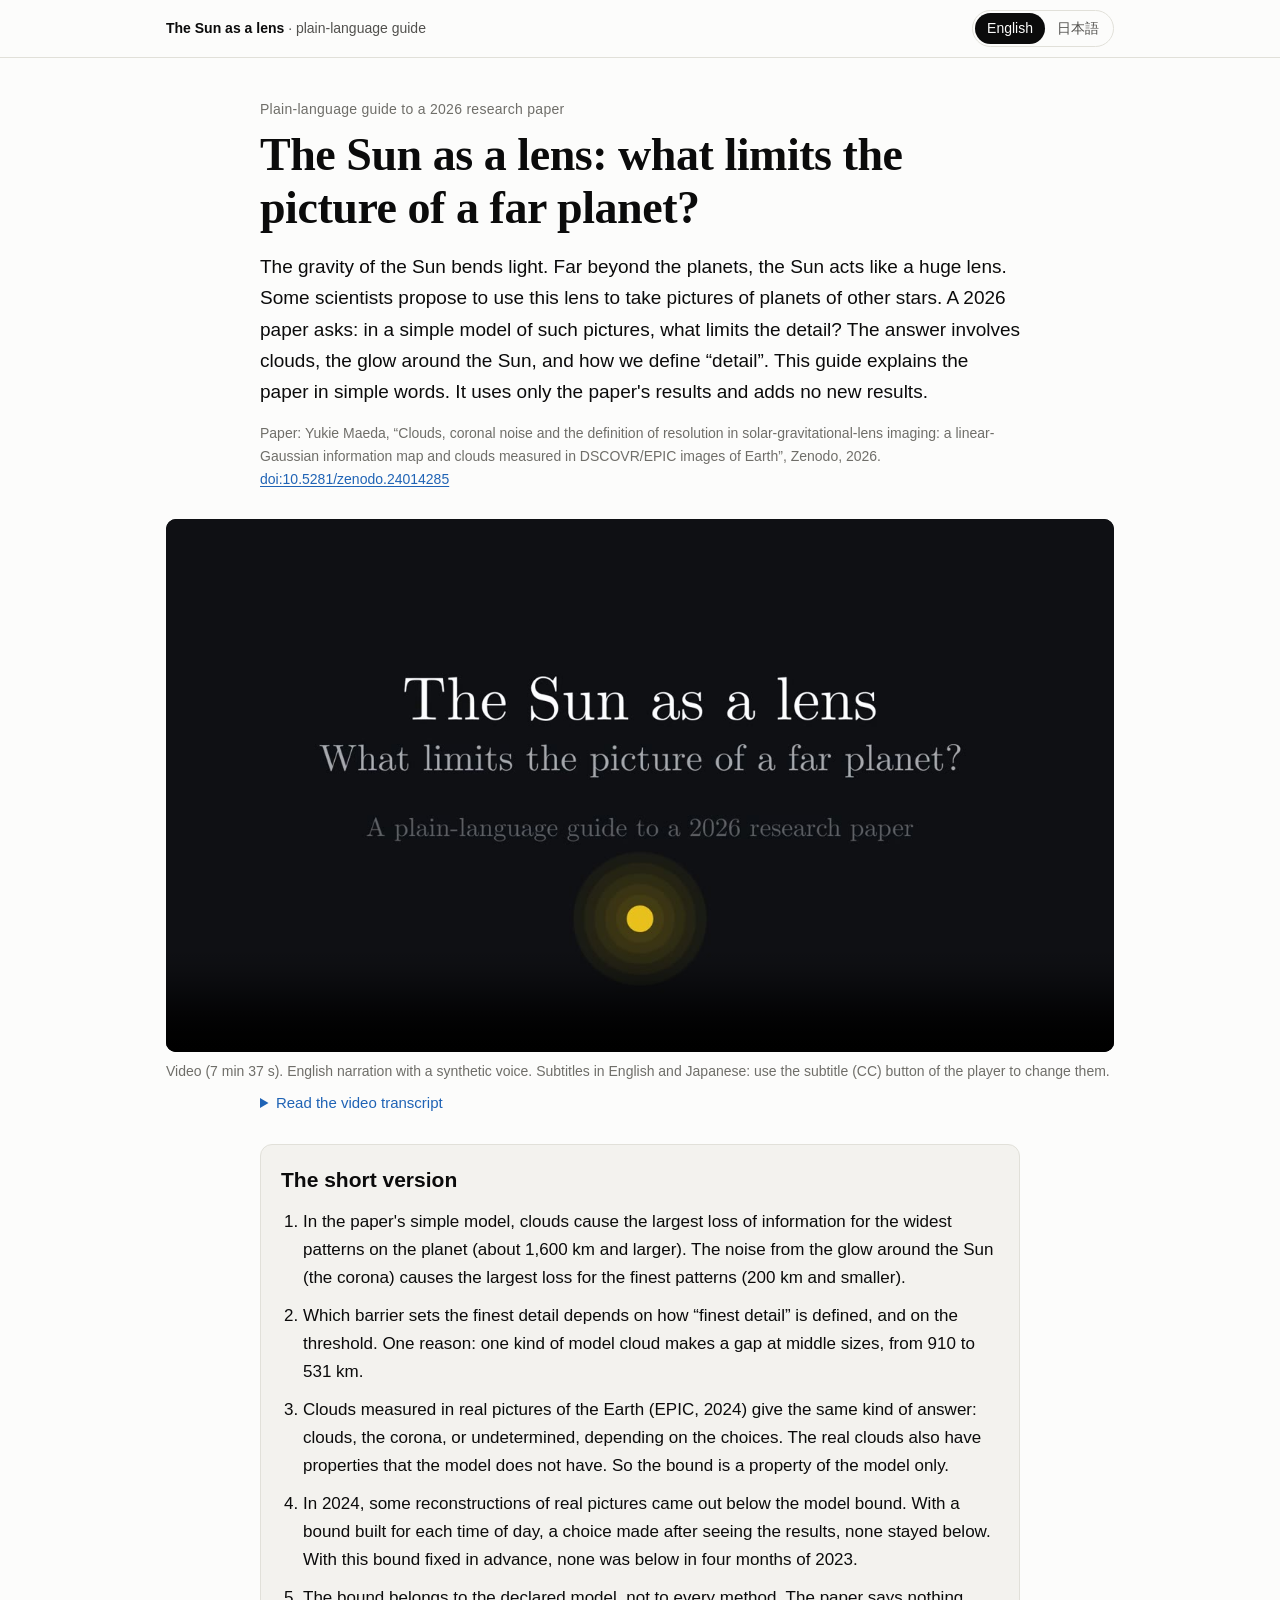
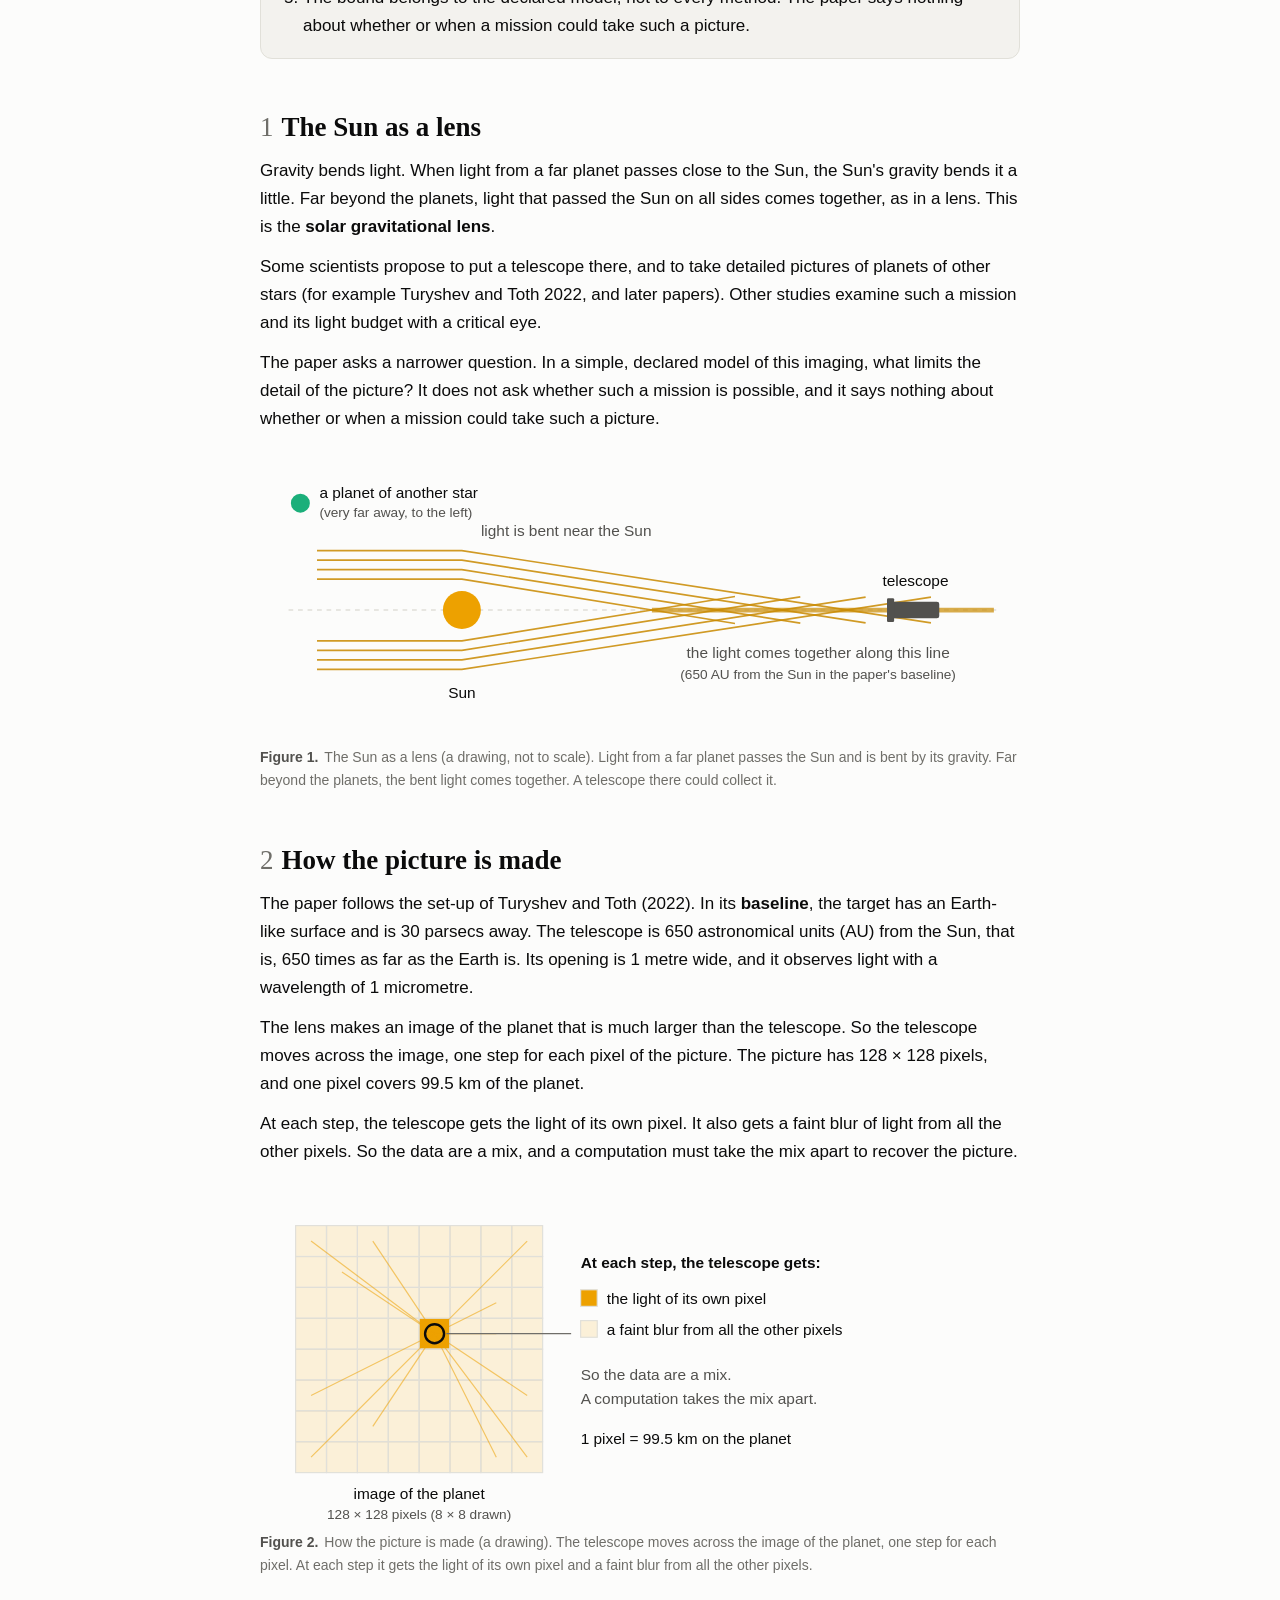
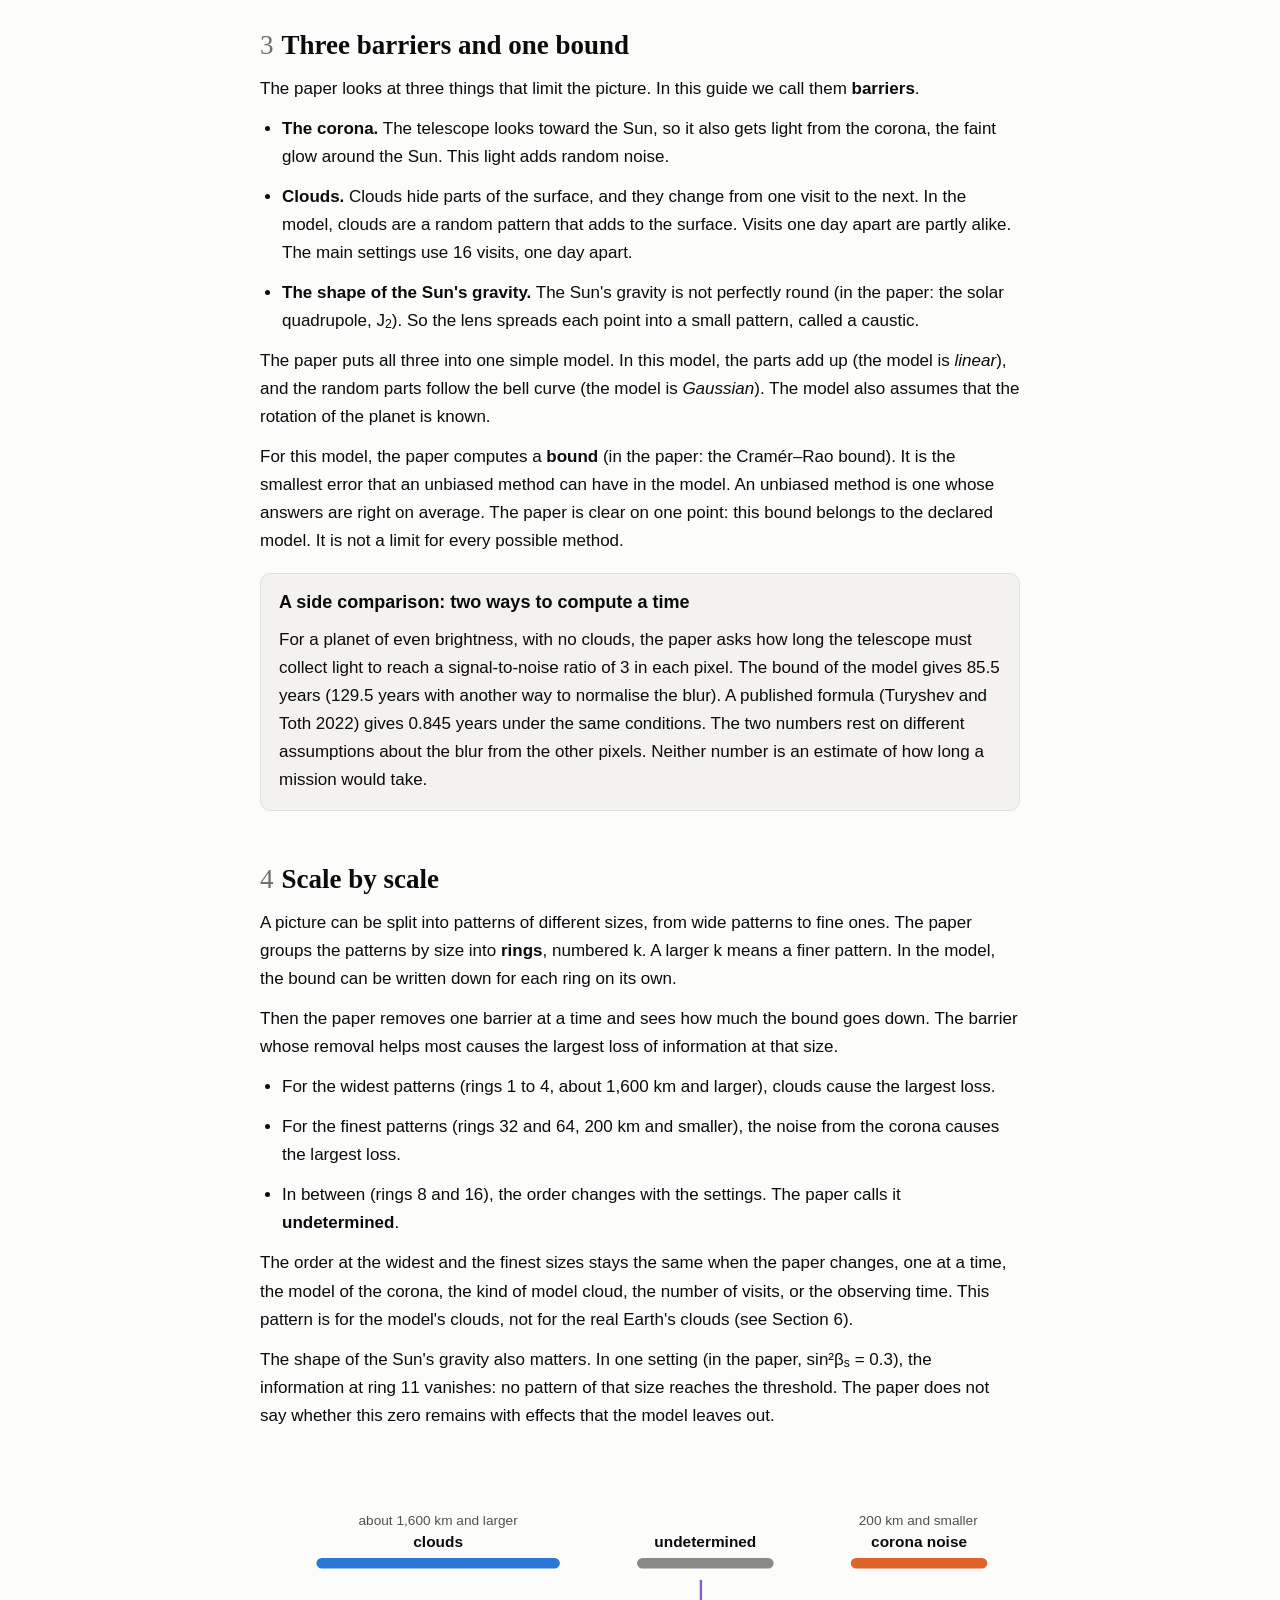
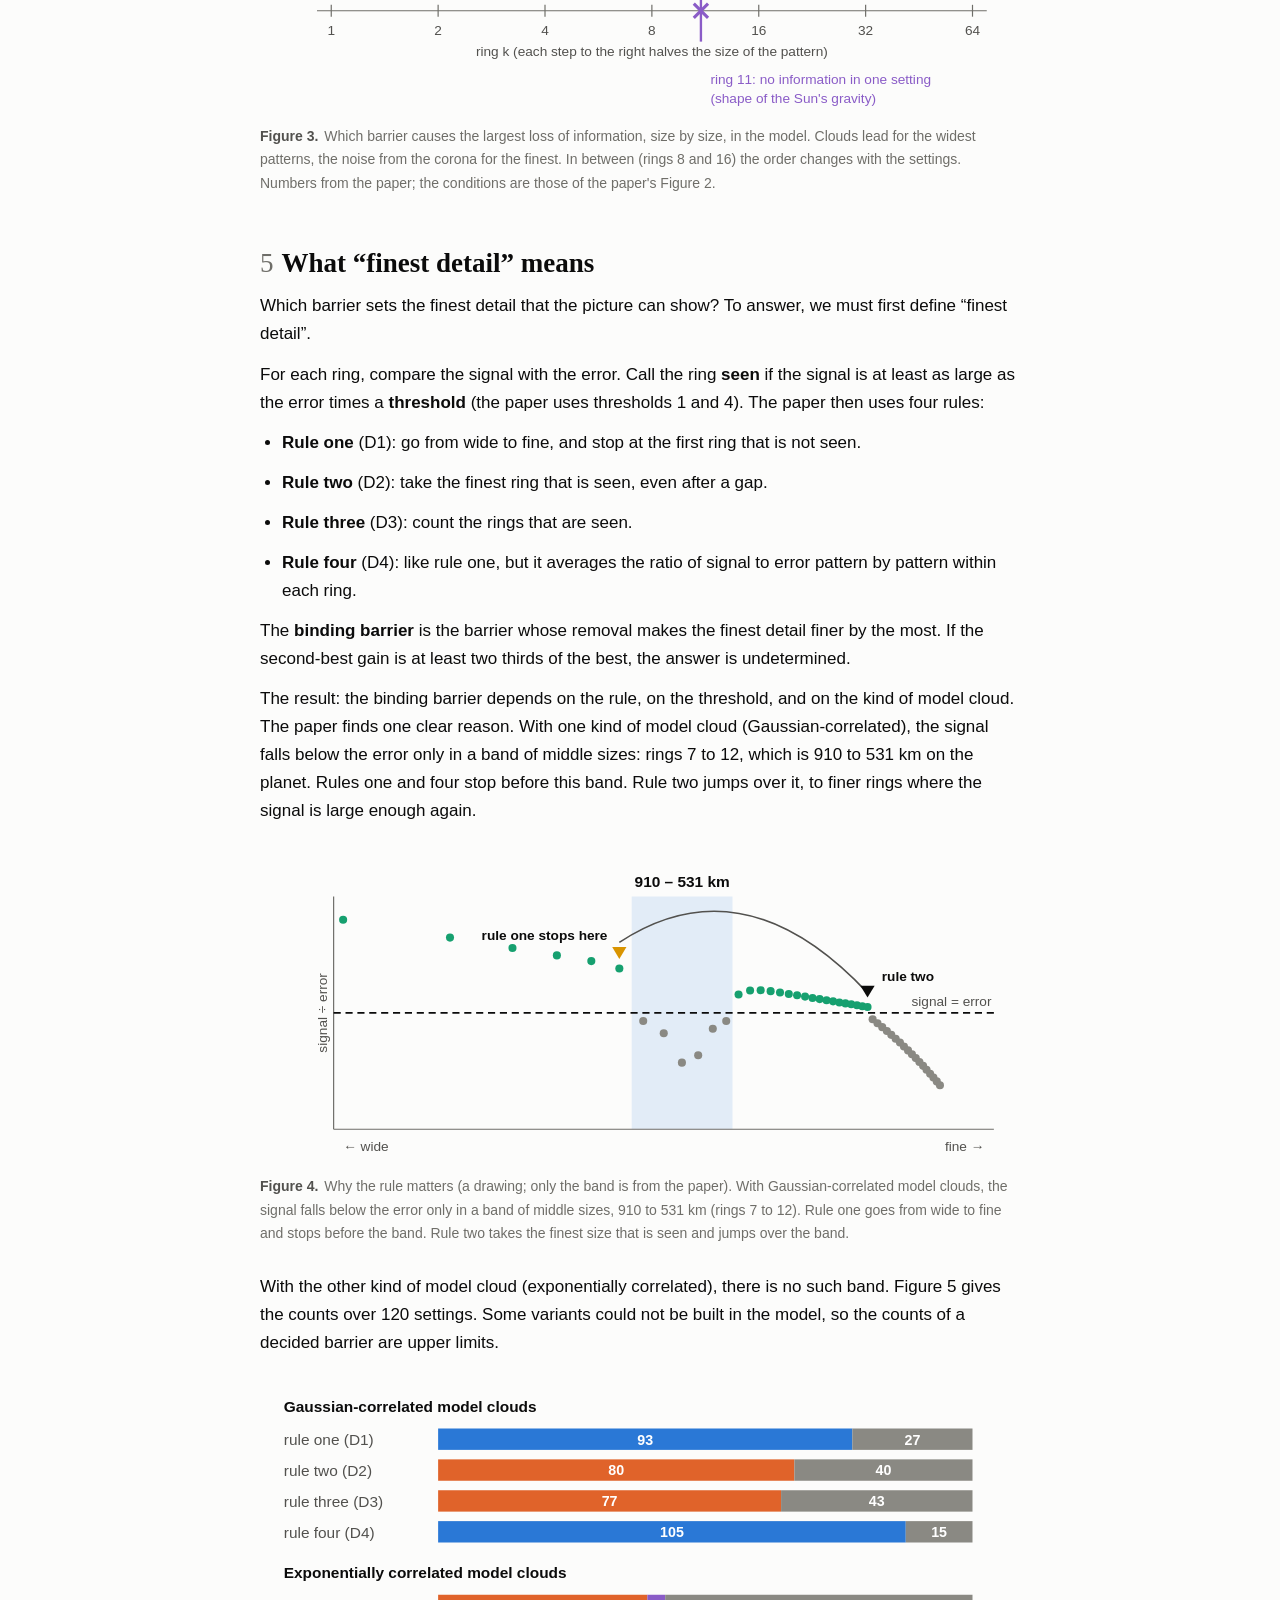
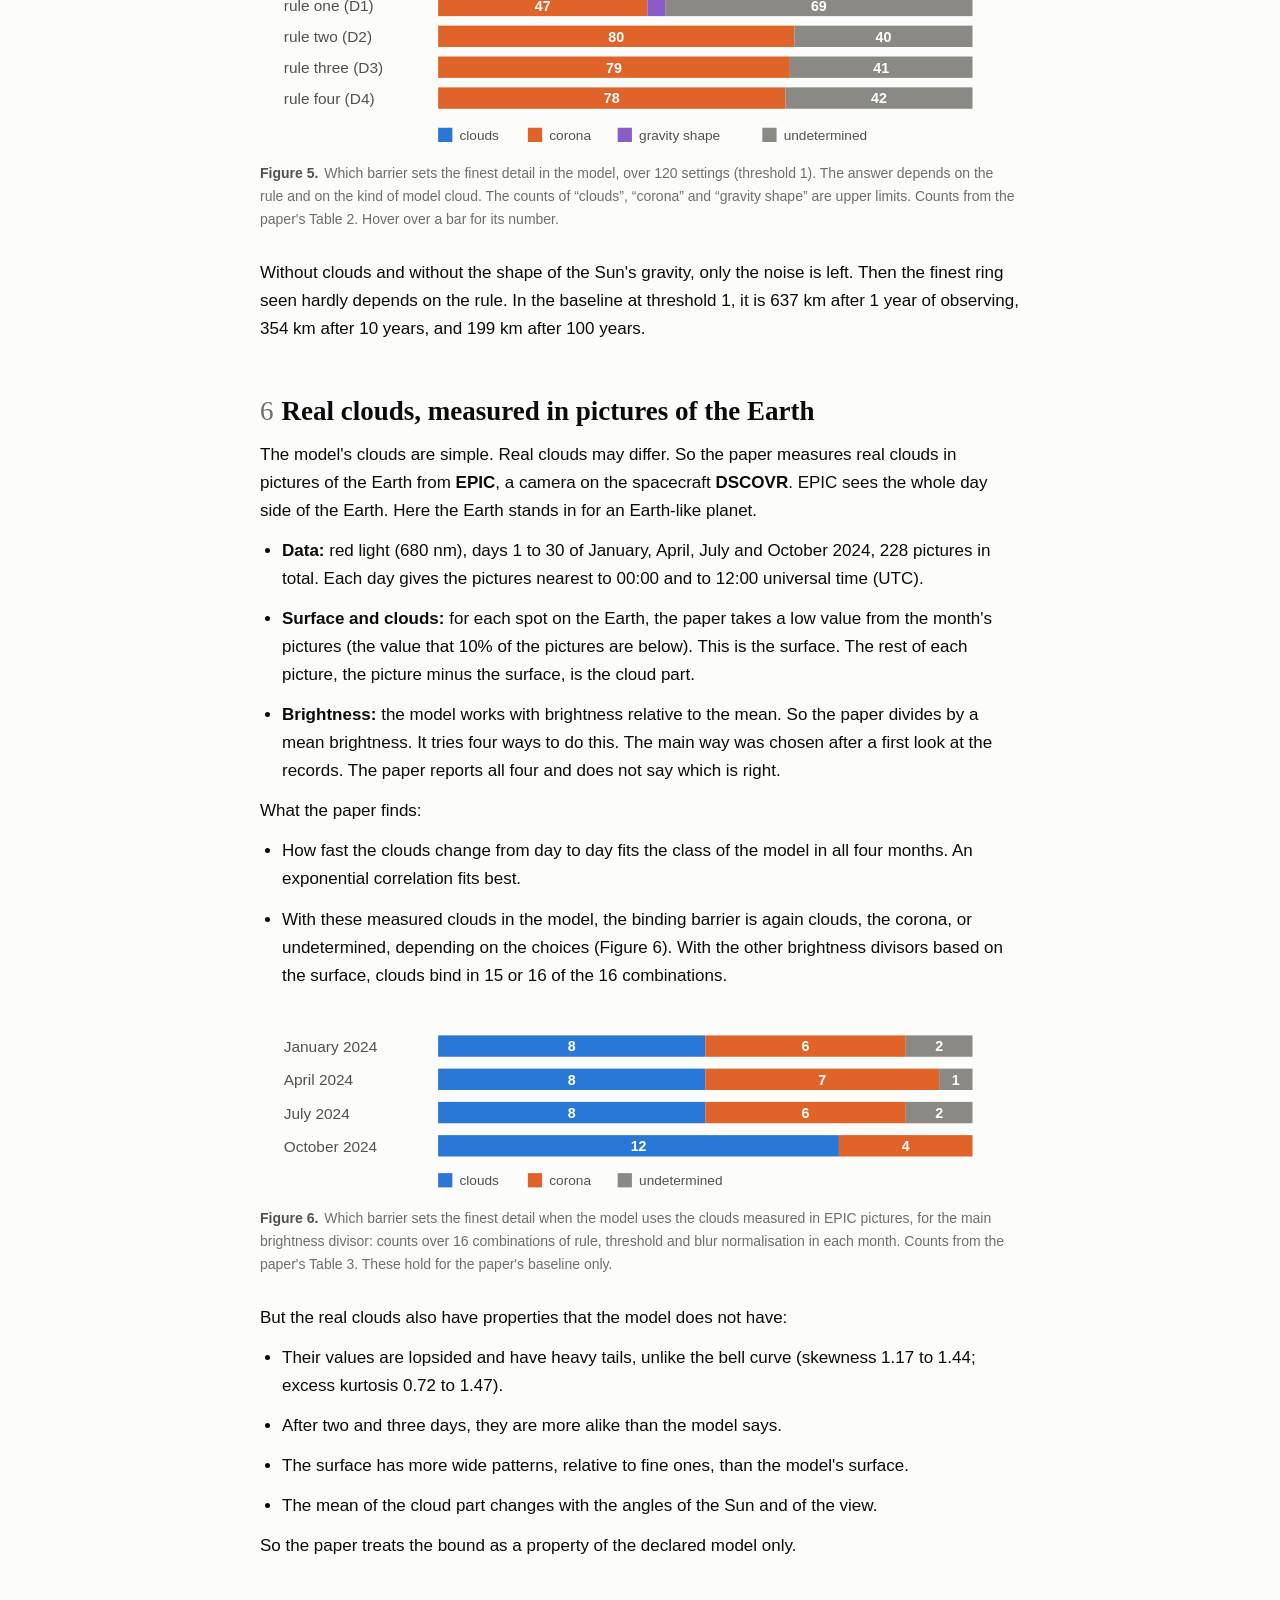
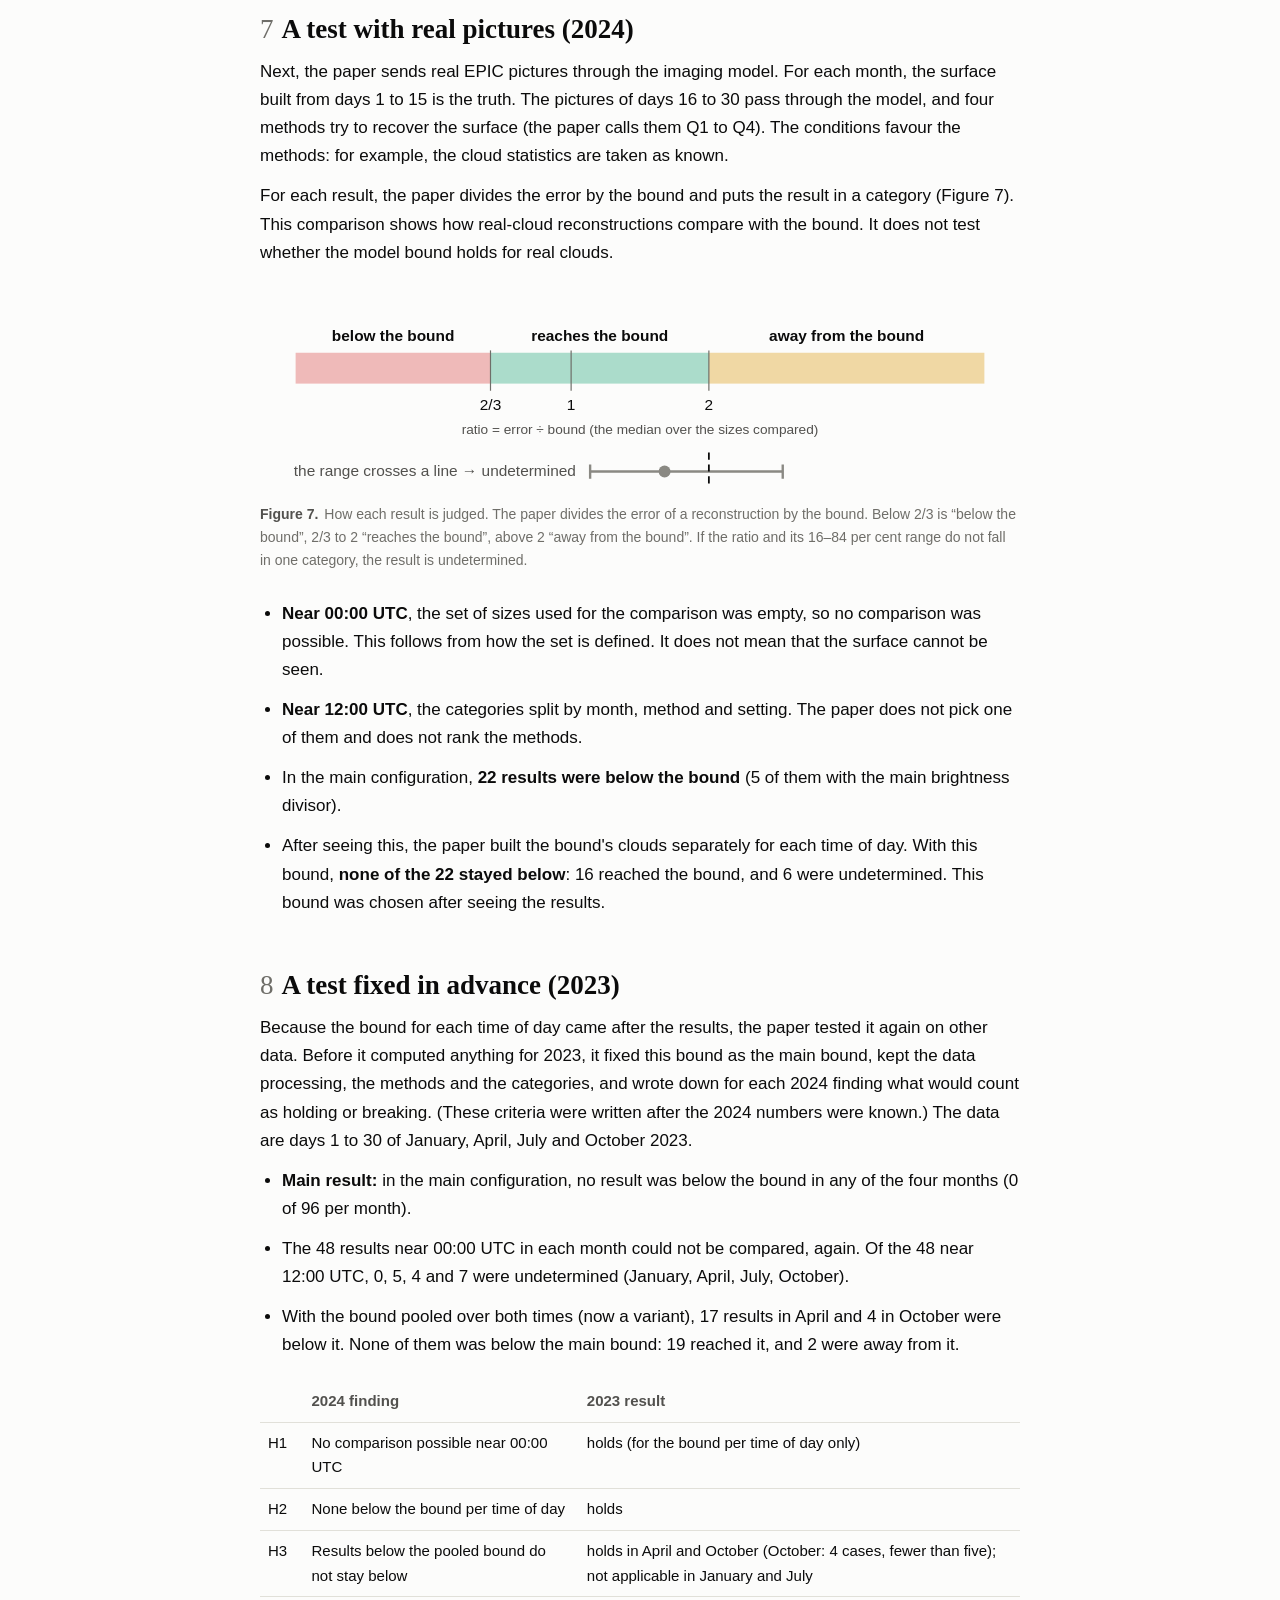
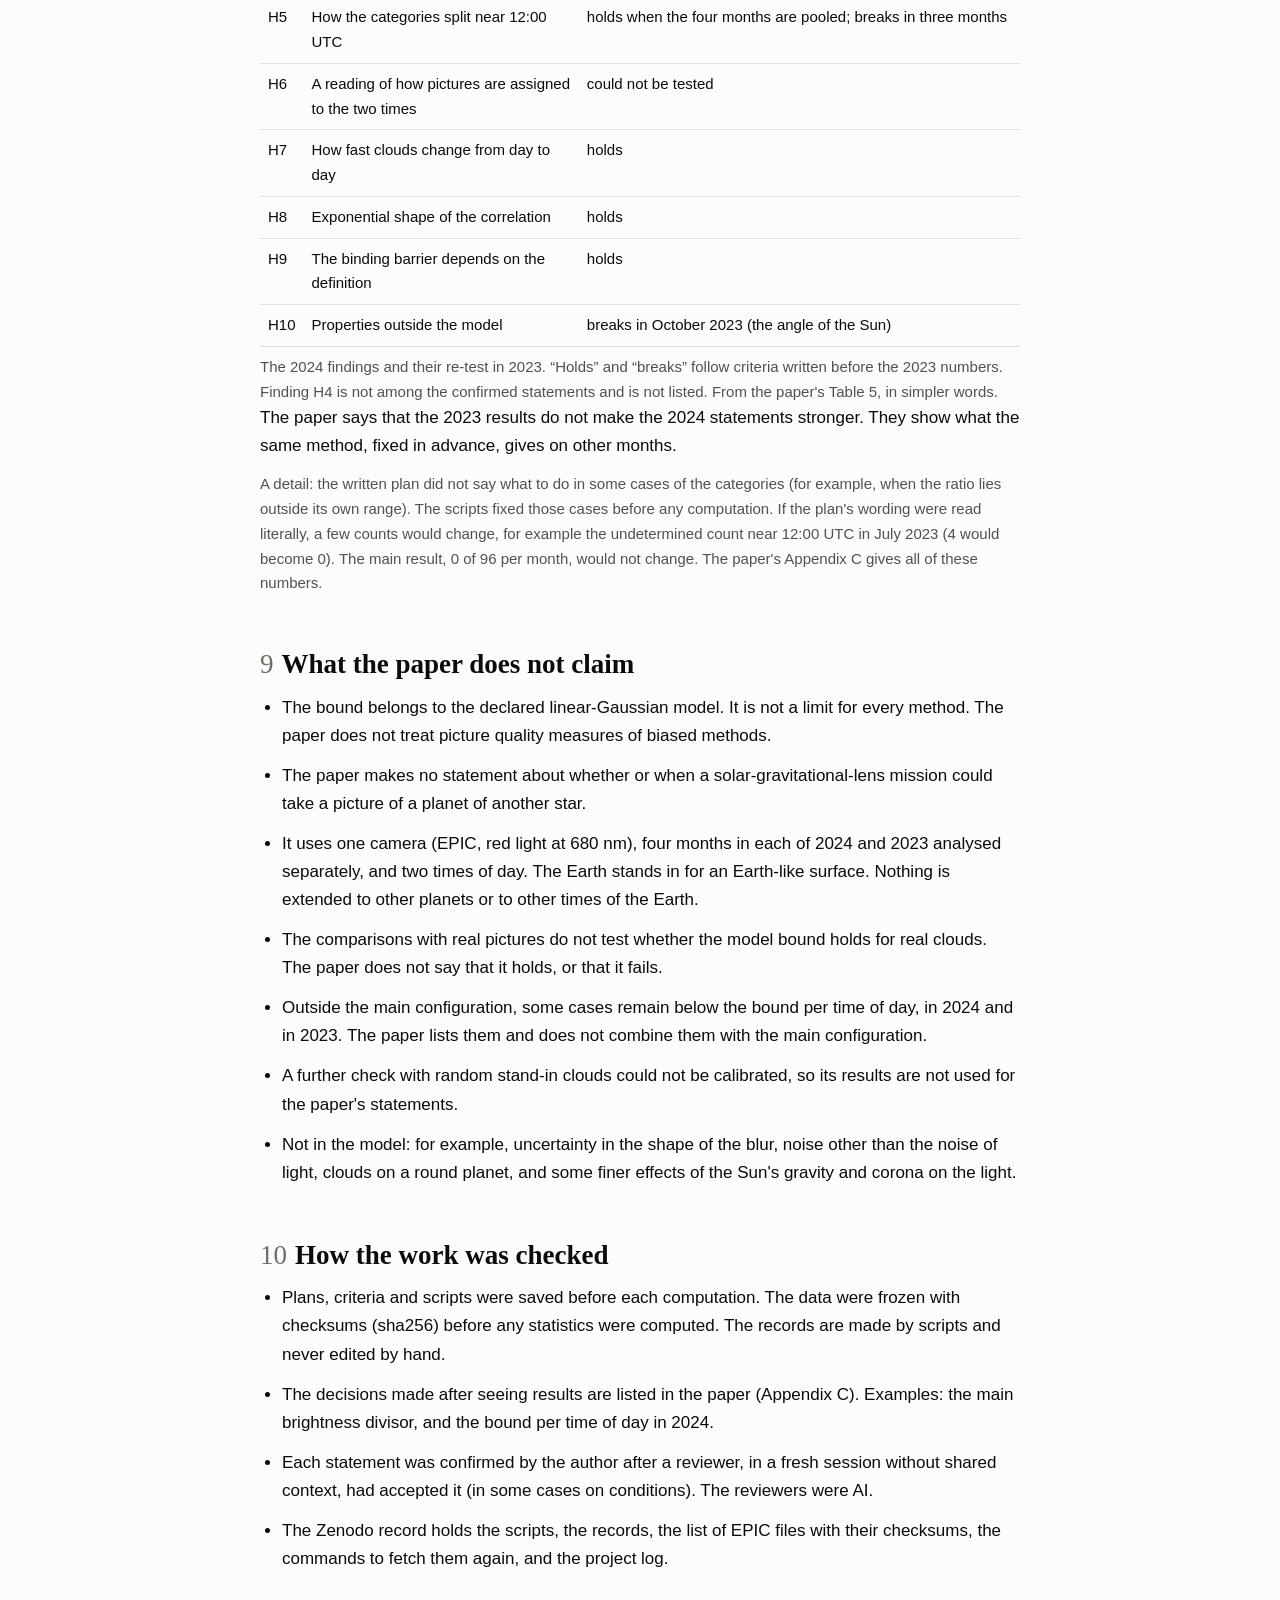
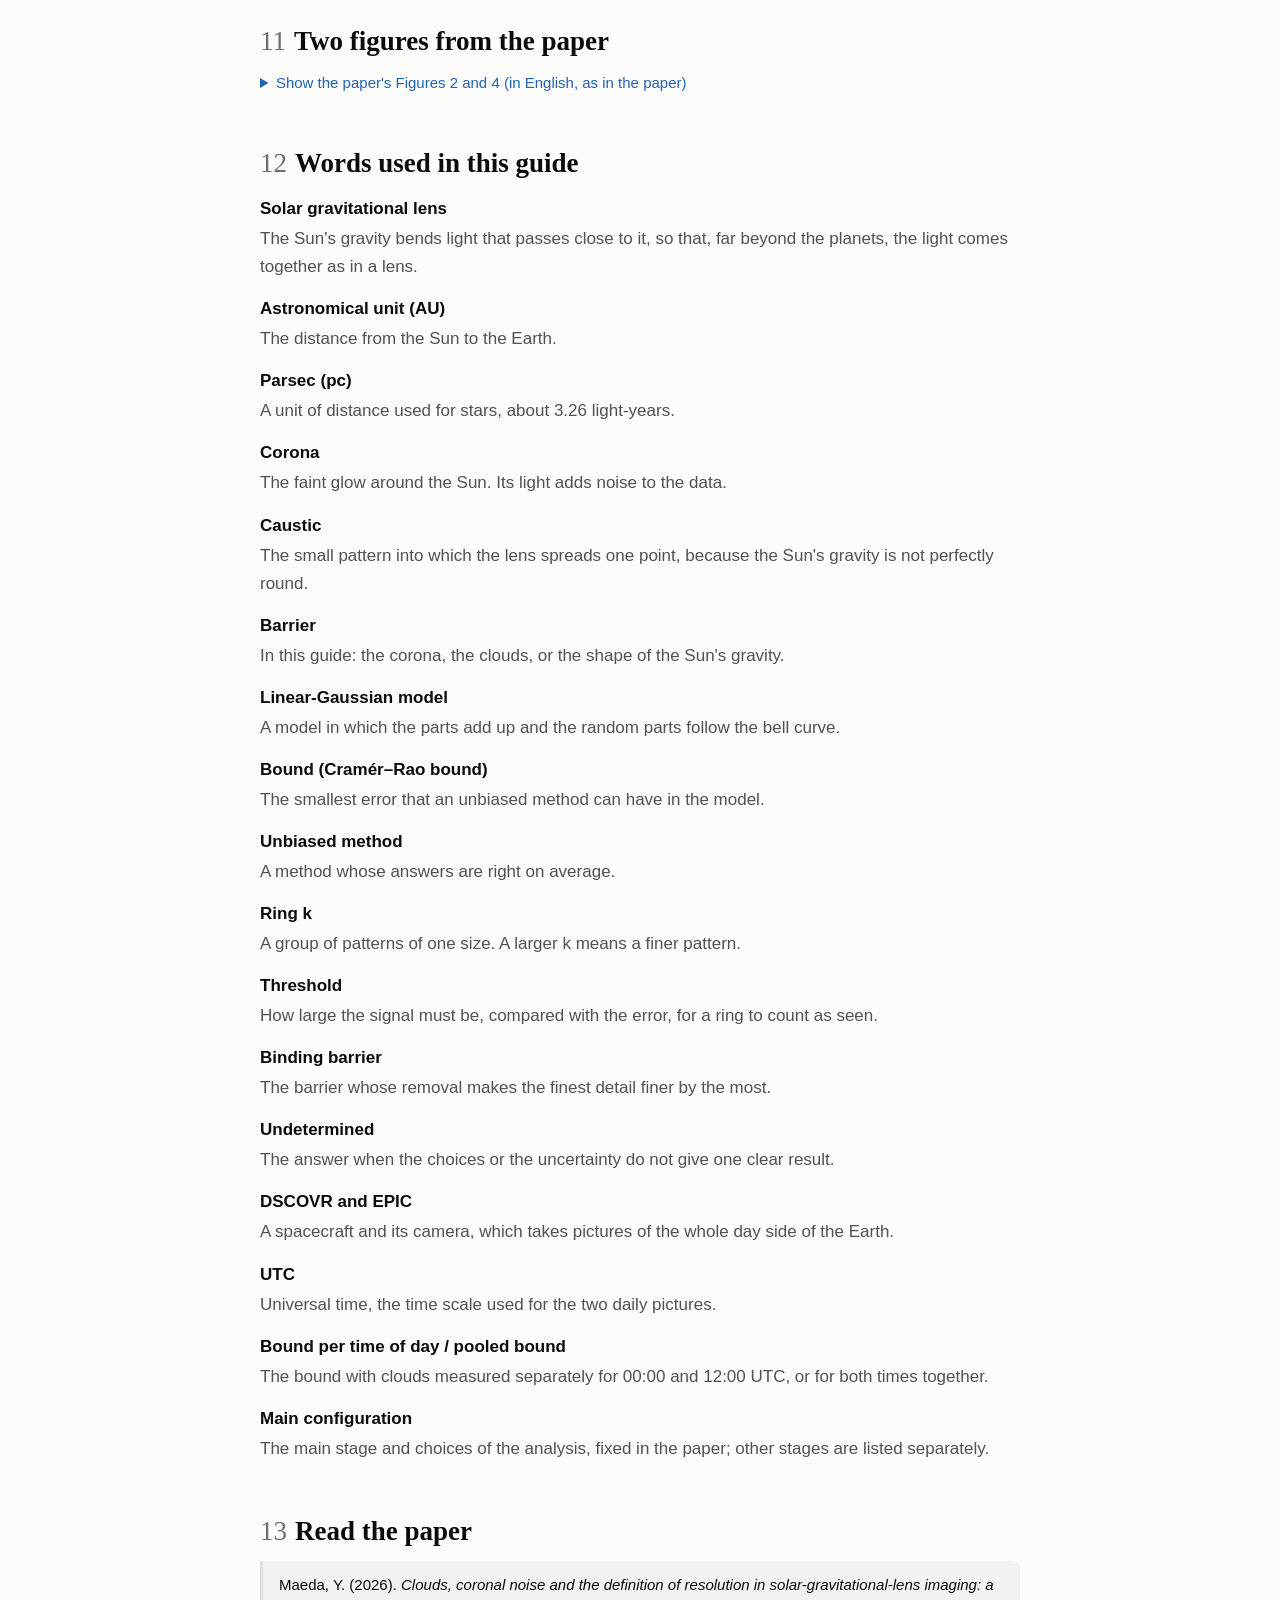
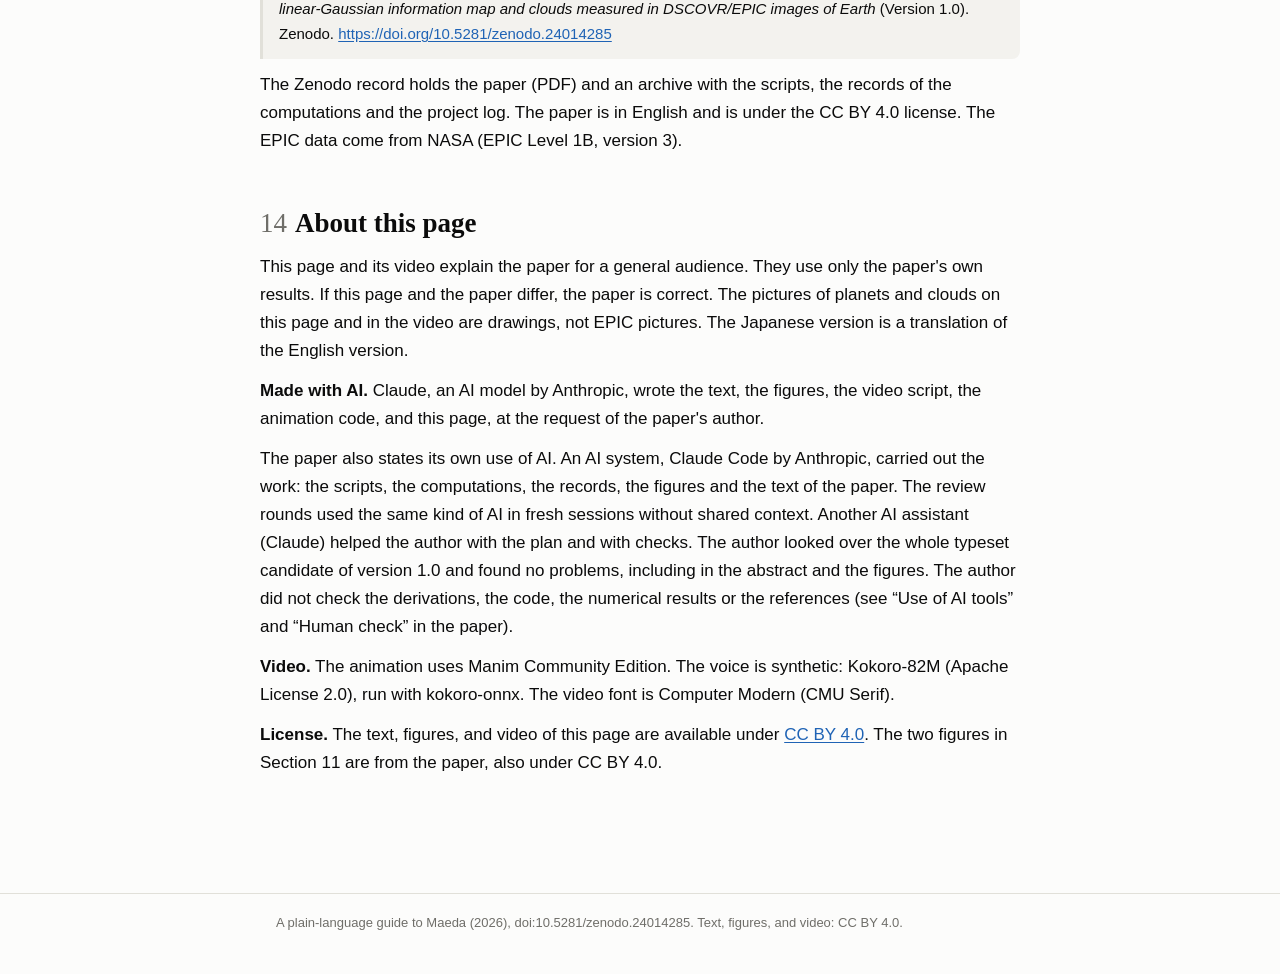
<file: index.html>
<!doctype html>
<html lang="en" data-lang="en">
<head>
<meta charset="utf-8">
<meta name="viewport" content="width=device-width, initial-scale=1">
<title>The Sun as a lens: what limits the picture of a far planet? · A plain-language guide</title>
<meta name="description" content="A plain-language guide, with a short video, to a 2026 paper on what limits the detail of pictures of an Earth-like planet taken with the Sun as a gravitational lens. English and Japanese.">
<meta property="og:title" content="The Sun as a lens: what limits the picture of a far planet?">
<meta property="og:description" content="A plain-language guide, with a short video, to a 2026 research paper. English and Japanese.">
<meta property="og:type" content="article">
<meta name="theme-color" content="#fcfcfb" media="(prefers-color-scheme: light)">
<meta name="theme-color" content="#1a1a19" media="(prefers-color-scheme: dark)">
<link rel="icon" href="data:image/svg+xml,%3Csvg xmlns='http://www.w3.org/2000/svg' viewBox='0 0 32 32'%3E%3Cpath d='M2 10 H12 L30 16 M2 22 H12 L30 16' fill='none' stroke='%23c98a00' stroke-width='1.6'/%3E%3Ccircle cx='12' cy='16' r='5' fill='%23eda100'/%3E%3C/svg%3E">
<script>
  // Choose the language before the first paint, so the other language never flashes.
  (function () {
    var l = "en";
    try { var q = new URLSearchParams(location.search).get("lang"); if (q === "en" || q === "ja") l = q; else {
      var s = localStorage.getItem("senrigan-explainer-lang"); if (s === "en" || s === "ja") l = s; } } catch (e) {}
    document.documentElement.setAttribute("data-lang", l);
    document.documentElement.setAttribute("lang", l);
  })();
</script>
<link rel="stylesheet" href="assets/css/site.css">
</head>
<body>
<a class="skip" href="#main"><span data-l="en" lang="en">Skip to the guide</span><span data-l="ja" lang="ja">本文へ</span></a>

<header class="bar">
  <div class="bar-in">
    <div class="brand"><b><span data-l="en" lang="en">The Sun as a lens</span><span data-l="ja" lang="ja">太陽というレンズ</span></b> · <span data-l="en" lang="en">plain-language guide</span><span data-l="ja" lang="ja">やさしい解説</span></div>
    <div class="lang" role="group" aria-label="Language / 言語">
      <button type="button" data-set-lang="en" aria-pressed="true" lang="en">English</button>
      <button type="button" data-set-lang="ja" aria-pressed="false" lang="ja">日本語</button>
    </div>
  </div>
</header>

<main id="main">

<section class="hero">
  <p class="kicker"><span data-l="en" lang="en">Plain-language guide to a 2026 research paper</span><span data-l="ja" lang="ja">2026 年の研究論文を、やさしく解説します</span></p>
  <h1><span data-l="en" lang="en">The Sun as a lens: what limits the picture of a far planet?</span><span data-l="ja" lang="ja">太陽をレンズにすると、遠い惑星の写真は何で決まるか</span></h1>
  <p class="lede" data-l="en" lang="en">The gravity of the Sun bends light. Far beyond the planets, the Sun acts like a huge lens. Some scientists propose to use this lens to take pictures of planets of other stars. A 2026 paper asks: in a simple model of such pictures, what limits the detail? The answer involves clouds, the glow around the Sun, and how we define “detail”. This guide explains the paper in simple words. It uses only the paper's results and adds no new results.</p>
  <p class="lede" data-l="ja" lang="ja">太陽の重力は光を曲げます。惑星たちよりずっと遠くでは、太陽は巨大なレンズのようにはたらきます。このレンズを使って、ほかの恒星の惑星を写そうという提案があります。2026 年のある論文は問いました。そうした写真の簡単なモデルで、細かさを限るものは何か。答えには、雲と、太陽を囲む淡い光と、「細かさ」の定め方がかかわります。このページは、その論文をやさしい言葉で解説します。使うのは論文の結果だけで、新しい結果は足していません。</p>
  <p class="cite-line"><span data-l="en" lang="en">Paper:</span><span data-l="ja" lang="ja">論文:</span> Yukie Maeda, “Clouds, coronal noise and the definition of resolution in solar-gravitational-lens imaging: a linear-Gaussian information map and clouds measured in DSCOVR/EPIC images of Earth”, Zenodo, 2026. <a href="https://doi.org/10.5281/zenodo.24014285">doi:10.5281/zenodo.24014285</a></p>
</section>

<figure class="video">
  <video id="video" controls playsinline preload="metadata" poster="assets/video/poster.jpg" width="1920" height="1080">
    <source src="assets/video/senrigan-explainer.mp4" type="video/mp4">
    <track kind="subtitles" srclang="en" label="English" src="assets/video/subs.en.vtt" default>
    <track kind="subtitles" srclang="ja" label="日本語" src="assets/video/subs.ja.vtt">
  </video>
  <figcaption>
    <span data-l="en" lang="en">Video (7 min 37 s). English narration with a synthetic voice. Subtitles in English and Japanese: use the subtitle (CC) button of the player to change them.</span>
    <span data-l="ja" lang="ja">動画(7 分 37 秒)。語りは英語の合成音声です。字幕は英語と日本語があり、プレーヤーの字幕(CC)のボタンで切り替えられます。</span>
  </figcaption>
</figure>

<details class="transcript">
  <summary><span data-l="en" lang="en">Read the video transcript</span><span data-l="ja" lang="ja">動画の語りを文字で読む(日本語訳)</span></summary>
  <ol class="chapters">
<li><button type="button" data-seek="0.0" aria-label="Play from 0:00" data-aria-en="Play from 0:00" data-aria-ja="0:00 から再生">0:00</button><h3><span data-l="en" lang="en">The Sun as a lens</span><span data-l="ja" lang="ja">太陽というレンズ</span></h3>
<p data-l="en" lang="en">Gravity bends light. The Sun bends the light that passes close to it. Far beyond the planets, this bent light comes together, as in a lens. Some scientists propose to put a telescope there, and take pictures of planets of other stars. This is called imaging with the solar gravitational lens. A 2026 paper asks: in a simple model of this imaging, what limits the detail of the picture? The paper does not say whether or when a mission could take such a picture.</p>
<p data-l="ja" lang="ja">重力は光を曲げます。太陽は、そのすぐそばを通る光を曲げます。惑星たちよりずっと遠くで、曲がった光は、レンズのように一つに集まります。そこに望遠鏡を置いて、ほかの恒星の惑星を写すことを提案している研究者たちがいます。これを、太陽重力レンズによる撮像と呼びます。2026 年のある論文は問いました。この撮像の簡単なモデルで、写真の細かさを限るものは何か。論文は、任務がそうした写真を撮れるかどうかや、その時期については、何も述べていません。</p></li>
<li><button type="button" data-seek="34.53" aria-label="Play from 0:34" data-aria-en="Play from 0:34" data-aria-ja="0:34 から再生">0:34</button><h3><span data-l="en" lang="en">How the picture is made</span><span data-l="ja" lang="ja">写真の作り方</span></h3>
<p data-l="en" lang="en">In the paper&#x27;s baseline, the target has an Earth-like surface, and is 30 parsecs away. The telescope is 650 times as far from the Sun as the Earth is. Its opening is 1 metre wide. The telescope moves across the image of the planet, one step for each pixel of the picture. The picture has 128 by 128 pixels. One pixel covers 99.5 kilometres of the planet. At each step, the telescope gets the light of its own pixel. It also gets a faint blur of light from all the other pixels. So the data are a mix. A computation must take the mix apart to recover the picture.</p>
<p data-l="ja" lang="ja">論文の基本の設定では、狙う惑星は地球のような表面を持ち、30 パーセク離れています。望遠鏡は、太陽から地球までの距離の 650 倍の所にあります。口径は 1 m です。望遠鏡は、惑星の像の上を、写真の 1 画素ごとに 1 歩ずつ動きます。写真は 128 × 128 画素です。1 画素は、惑星の上の 99.5 km に当たります。1 歩ごとに、望遠鏡は自分の画素の光を受けます。ほかの全ての画素からも、淡くぼやけた光を受けます。そのため、データは混ざっています。写真を取り戻すには、計算で混ざりを解かなければなりません。</p></li>
<li><button type="button" data-seek="79.06" aria-label="Play from 1:19" data-aria-en="Play from 1:19" data-aria-ja="1:19 から再生">1:19</button><h3><span data-l="en" lang="en">Three barriers and one bound</span><span data-l="ja" lang="ja">三つの壁と一つの下限</span></h3>
<p data-l="en" lang="en">The paper looks at three things that limit the picture. The first is the corona, the faint glow around the Sun. Its light adds random noise. The second is clouds. They hide parts of the surface, and they change from one visit to the next. The third is the shape of the Sun&#x27;s gravity. It is not perfectly round. So the lens spreads each point into a small pattern, called a caustic. The paper puts all three into one simple model. In this model, the parts add up, and the random parts follow the bell curve. For this model, the paper computes a bound: the smallest error that an unbiased method can have. This bound belongs to the model. It is not a limit for every method.</p>
<p data-l="ja" lang="ja">論文は、写真を限る三つのものを調べます。一つ目はコロナ、太陽を囲む淡い光です。その光が、でたらめな雑音を加えます。二つ目は雲です。雲は表面の一部を隠し、訪れるたびに形を変えます。三つ目は、太陽の重力の形です。完全には丸くありません。そのためレンズは、一つの点を、コースティクスと呼ぶ小さな模様に広げます。論文は、三つを一つの簡単なモデルに入れます。このモデルでは、各部分は足し合わされ、でたらめな部分は釣り鐘の形の分布に従います。このモデルについて、論文は下限を計算します。偏りの無い方法が持ちうる、いちばん小さい誤差です。この下限はモデルのものです。あらゆる方法の限界ではありません。</p></li>
<li><button type="button" data-seek="122.9" aria-label="Play from 2:02" data-aria-en="Play from 2:02" data-aria-ja="2:02 から再生">2:02</button><h3><span data-l="en" lang="en">Scale by scale</span><span data-l="ja" lang="ja">大きさごとに</span></h3>
<p data-l="en" lang="en">A picture can be split into patterns of different sizes, from wide patterns to fine ones. The paper finds the bound for each size of pattern on its own. Then it removes one barrier at a time, and sees how much the bound goes down. For the widest patterns, about 1,600 kilometres and larger, clouds cause the largest loss of information. For the finest patterns, 200 kilometres and smaller, the noise from the corona causes the largest loss. In between, the order changes with the settings. The paper calls it undetermined. The shape of the Sun&#x27;s gravity matters too. In one setting, the information at one size of pattern vanishes.</p>
<p data-l="ja" lang="ja">写真は、広い模様から細かい模様まで、いろいろな大きさの模様に分けられます。論文は、模様の大きさごとに、別々に下限を求めます。次に、壁を一つずつ取り除き、下限がどれだけ下がるかを見ます。いちばん広い模様、約 1600 km 以上では、情報を最も多く失わせるのは雲です。いちばん細かい模様、200 km 以下では、最も多く失わせるのはコロナの雑音です。その間では、順番が設定によって入れ替わります。論文はこれを未定と呼びます。太陽の重力の形も効きます。ある設定では、ある一つの大きさの模様で、情報が消えてしまいます。</p></li>
<li><button type="button" data-seek="165.66" aria-label="Play from 2:45" data-aria-en="Play from 2:45" data-aria-ja="2:45 から再生">2:45</button><h3><span data-l="en" lang="en">What “finest detail” means</span><span data-l="ja" lang="ja">「いちばん細かい所」の決め方</span></h3>
<p data-l="en" lang="en">Which barrier sets the finest detail? That depends on how we define the finest detail. For each size, compare the signal with the error. Call the size seen if the signal is at least as large as the error. With one kind of model cloud, the signal falls below the error only in a band of middle sizes, from 910 to 531 kilometres. Rule one goes from wide to fine, and stops at the first size that is not seen. It stops before the band. Rule two takes the finest size that is seen, even after a gap. It jumps over the band. So, over 120 settings, rule one makes clouds the limit in 93, and rule two makes the corona the limit in 80. The rest are undetermined. The answer also changes with the other rules, the threshold, and the kind of model cloud. Now take away the clouds and the shape of the Sun&#x27;s gravity. Then the finest size seen is 637 kilometres after 1 year of observing, 354 after 10 years, and 199 after 100 years.</p>
<p data-l="ja" lang="ja">では、いちばん細かい所を決めるのはどの壁か。それは、いちばん細かい所をどう定めるかによります。大きさごとに、信号と誤差を比べます。信号が誤差と同じかそれより大きければ、その大きさは見えた、とします。ある種類のモデルの雲では、信号が誤差を下回るのは、中くらいの大きさの帯、910〜531 km だけです。決め方その一は、広い方から細かい方へ進み、見えない大きさに来たら止まります。帯の手前で止まります。決め方その二は、途中に抜けがあっても、見えたいちばん細かい大きさを取ります。帯を飛び越えます。そのため、120 の設定のうち、決め方その一では 93 で雲が限りとなり、その二では 80 でコロナが限りとなります。残りは未定です。答えは、ほかの決め方や、しきい値、モデルの雲の種類によっても変わります。次に、雲と太陽の重力の形を取り除きます。すると、見えるいちばん細かい大きさは、観測 1 年で 637 km、10 年で 354 km、100 年で 199 km です。</p></li>
<li><button type="button" data-seek="236.96" aria-label="Play from 3:56" data-aria-en="Play from 3:56" data-aria-ja="3:56 から再生">3:56</button><h3><span data-l="en" lang="en">Real clouds</span><span data-l="ja" lang="ja">本物の雲</span></h3>
<p data-l="en" lang="en">The model&#x27;s clouds are simple. Real clouds may differ. So the paper measures real clouds. It uses pictures of the Earth from EPIC, a camera on the DSCOVR spacecraft that sees the whole day side of the Earth. The paper uses four months of 2024: January, April, July and October. Each day gives two pictures, near midnight and near noon, in universal time. For each spot on the Earth, it takes a low value from the month&#x27;s pictures. This is the surface. The rest of each picture is the cloud part. How fast the measured clouds change from day to day fits the class of the model. With these clouds in the model, the barrier that sets the finest detail is again clouds, the corona, or undetermined, depending on the choices. But the real clouds do things that the model does not have. Their values are lopsided and have heavy tails, unlike the bell curve. And they stay alike after two and three days more than the model says. So the paper treats the bound as a property of the model only.</p>
<p data-l="ja" lang="ja">モデルの雲は単純です。本物の雲は違うかもしれません。そこで論文は、本物の雲を測ります。使うのは、探査機 DSCOVR のカメラ EPIC が撮った地球の写真です。EPIC は、地球の昼の側の全体を写します。論文は 2024 年の 4 か月、1 月・4 月・7 月・10 月を使います。1 日に 2 枚、世界時の 0 時ごろと 12 時ごろの写真です。地球の各地点について、その月の写真から低い方の値を取ります。これを表面とします。それぞれの写真の残りが、雲の部分です。測った雲が日ごとに変わる速さは、モデルの部類に収まりました。この雲をモデルに入れても、いちばん細かい所を決める壁は、選び方によって、雲か、コロナか、未定になります。しかし本物の雲は、モデルに無いふるまいをします。値の分布は片寄っていて裾が重く、釣り鐘の形とは違います。また、2 日後や 3 日後にも、モデルが言うより似たままです。そのため論文は、下限をモデルだけの性質として扱います。</p></li>
<li><button type="button" data-seek="303.06" aria-label="Play from 5:03" data-aria-en="Play from 5:03" data-aria-ja="5:03 から再生">5:03</button><h3><span data-l="en" lang="en">A test with real pictures</span><span data-l="ja" lang="ja">本物の写真で試す</span></h3>
<p data-l="en" lang="en">Next, the paper sends real pictures through the imaging model. The surface from the first half of each month is the truth. The pictures from the second half go through the model, and four methods try to recover the surface. For each result, the paper divides the error by the bound. Below two thirds, the result is below the bound. From two thirds to two, it reaches the bound. Above two, it is away from the bound. If the ratio and its range of uncertainty do not fall in one category, the result is undetermined. Near midnight, universal time, the set of sizes used for the comparison was empty. So no comparison was possible. This does not mean that the surface cannot be seen. In 2024, 22 results were below the bound. After seeing this, the paper built the bound separately for each time of day. With this new bound, none of the 22 stayed below. 16 reached the bound, and 6 were undetermined. But this choice came after seeing the results. So the paper tested it again, on other data.</p>
<p data-l="ja" lang="ja">次に論文は、本物の写真を、撮像のモデルに通します。各月の前半から作った表面を、正解とします。後半の写真をモデルに通し、四つの方法で表面を取り戻してみます。結果ごとに、誤差を下限で割ります。3 分の 2 より小さければ下限より下、3 分の 2 から 2 までなら下限に届く、2 より大きければ下限から遠い、とします。比とそのばらつきの幅が一つの区分に収まらなければ、未定とします。世界時の 0 時ごろは、比べるための大きさの組が空でした。そのため比べられませんでした。これは、表面が見えないという意味ではありません。2024 年には、22 の結果が下限より下でした。これを見た後で、論文は時刻ごとに別々に下限を作りました。この新しい下限では、22 のどれも下に残りませんでした。16 は下限に届き、6 は未定でした。しかし、この選び方は結果を見た後のものです。そこで論文は、別のデータでもう一度試しました。</p></li>
<li><button type="button" data-seek="369.86" aria-label="Play from 6:09" data-aria-en="Play from 6:09" data-aria-ja="6:09 から再生">6:09</button><h3><span data-l="en" lang="en">A test fixed in advance</span><span data-l="ja" lang="ja">前もって決めた試し</span></h3>
<p data-l="en" lang="en">Before it computed anything for 2023, the paper fixed the new bound and the methods. It also wrote down what would count as a finding that holds or breaks. Then it used four months of 2023. In 2023, no result of the main configuration was below the bound, in any of the four months. The results near midnight could not be compared, again. Some results near noon were undetermined. The other findings were checked too. Four held again. One held only when the four months were taken together. One could be applied in only two months. One broke in one month. And one could not be tested. The paper says that 2023 does not make the 2024 statements stronger. It shows what the same method, fixed in advance, gives on other months.</p>
<p data-l="ja" lang="ja">2023 年について何かを計算する前に、論文は新しい下限と方法を固定しました。また、どうなれば結果が保たれ、どうなれば崩れるかを書いておきました。そして、2023 年の 4 か月を使いました。2023 年には、主な組み立てのどの結果も、4 か月のどれでも、下限より下ではありませんでした。0 時ごろの結果は、やはり比べられませんでした。12 時ごろの結果の一部は未定でした。ほかの結果も確かめました。四つは再び保たれました。一つは、4 か月を合わせたときだけ保たれました。一つは、2 か月にしか当てはめられませんでした。一つは、1 か月で崩れました。一つは、試せませんでした。論文は、2023 年の結果が 2024 年の主張を強めるものではないと述べています。前もって固定した同じ方法が、ほかの月で何を与えるかを示すものです。</p></li>
<li><button type="button" data-seek="420.4" aria-label="Play from 7:00" data-aria-en="Play from 7:00" data-aria-ja="7:00 から再生">7:00</button><h3><span data-l="en" lang="en">What the paper does not claim</span><span data-l="ja" lang="ja">論文が主張しないこと</span></h3>
<p data-l="en" lang="en">The bound belongs to the declared model. It is not a limit for every method. The paper does not say whether or when a mission could take a picture of a planet of another star. It uses one camera, one colour of light, two times of day, and the stated months. It does not extend these clouds to other planets or other times. Some things are not in the model, for example clouds on a round planet, and other kinds of noise. To learn more, read the paper. The link is on this page. This video was made with the help of AI. The voice is synthetic.</p>
<p data-l="ja" lang="ja">下限は、宣言したモデルのものです。あらゆる方法の限界ではありません。論文は、任務がほかの恒星の惑星を写せるかどうかや、その時期については、何も述べていません。使ったのは、一つのカメラ、一つの色の光、1 日の二つの時刻、そして述べた月だけです。この雲を、ほかの惑星やほかの時代に広げてはいません。モデルに入っていないものもあります。たとえば、丸い惑星の上の雲や、ほかの種類の雑音です。詳しくは論文をお読みください。リンクはこのページにあります。この動画は AI の助けを借りて作りました。声は合成音声です。</p></li>
</ol>
</details>

<section class="short" aria-labelledby="short-h">
  <h2 id="short-h"><span data-l="en" lang="en">The short version</span><span data-l="ja" lang="ja">要点</span></h2>
  <ol data-l="en" lang="en">
    <li>In the paper's simple model, clouds cause the largest loss of information for the widest patterns on the planet (about 1,600 km and larger). The noise from the glow around the Sun (the corona) causes the largest loss for the finest patterns (200 km and smaller).</li>
    <li>Which barrier sets the finest detail depends on how “finest detail” is defined, and on the threshold. One reason: one kind of model cloud makes a gap at middle sizes, from 910 to 531 km.</li>
    <li>Clouds measured in real pictures of the Earth (EPIC, 2024) give the same kind of answer: clouds, the corona, or undetermined, depending on the choices. The real clouds also have properties that the model does not have. So the bound is a property of the model only.</li>
    <li>In 2024, some reconstructions of real pictures came out below the model bound. With a bound built for each time of day, a choice made after seeing the results, none stayed below. With this bound fixed in advance, none was below in four months of 2023.</li>
    <li>The bound belongs to the declared model, not to every method. The paper says nothing about whether or when a mission could take such a picture.</li>
  </ol>
  <ol data-l="ja" lang="ja">
    <li>論文の簡単なモデルでは、惑星のいちばん広い模様(約 1600 km 以上)で情報を最も多く失わせるのは雲です。いちばん細かい模様(200 km 以下)では、太陽を囲む淡い光(コロナ)の雑音です。</li>
    <li>いちばん細かい所を決める壁がどれかは、「いちばん細かい所」の定め方と、しきい値によります。理由の一つは、ある種類のモデルの雲が、910〜531 km の中くらいの大きさに抜けを作ることです。</li>
    <li>地球の本物の写真(EPIC、2024 年)で測った雲でも、答えは同じ形です。選び方によって、雲か、コロナか、未定になります。本物の雲には、モデルに無い性質もあります。そのため下限は、モデルだけの性質です。</li>
    <li>2024 年には、本物の写真から取り戻した表面の一部が、モデルの下限より下に出ました。時刻ごとに作った下限(結果を見た後の選び方)では、どれも下に残りませんでした。この下限を前もって固定すると、2023 年の 4 か月で、下に出たものはありませんでした。</li>
    <li>下限は、宣言したモデルのもので、あらゆる方法のものではありません。任務がそうした写真を撮れるかどうかや、その時期について、論文は何も述べていません。</li>
  </ol>
</section>

<article class="prose">

<h2 id="lens"><span class="num">1</span><span data-l="en" lang="en">The Sun as a lens</span><span data-l="ja" lang="ja">レンズとしての太陽</span></h2>
<p data-l="en" lang="en">Gravity bends light. When light from a far planet passes close to the Sun, the Sun's gravity bends it a little. Far beyond the planets, light that passed the Sun on all sides comes together, as in a lens. This is the <strong>solar gravitational lens</strong>.</p>
<p data-l="ja" lang="ja">重力は光を曲げます。遠い惑星からの光が太陽のすぐそばを通ると、太陽の重力が光を少し曲げます。惑星たちよりずっと遠くで、太陽の周りを通った光は、レンズのように集まります。これが<strong>太陽重力レンズ</strong>です。</p>
<p data-l="en" lang="en">Some scientists propose to put a telescope there, and to take detailed pictures of planets of other stars (for example Turyshev and Toth 2022, and later papers). Other studies examine such a mission and its light budget with a critical eye.</p>
<p data-l="ja" lang="ja">そこに望遠鏡を置き、ほかの恒星の惑星を細かく写すことを提案する研究者たちがいます(たとえば Turyshev と Toth 2022、およびその後の論文)。そうした任務や、集まる光の量を批判的に調べた研究もあります。</p>
<p data-l="en" lang="en">The paper asks a narrower question. In a simple, declared model of this imaging, what limits the detail of the picture? It does not ask whether such a mission is possible, and it says nothing about whether or when a mission could take such a picture.</p>
<p data-l="ja" lang="ja">論文は、もっと狭い問いを立てます。この撮像の、宣言した簡単なモデルで、写真の細かさを限るものは何か。任務ができるかどうかは問わず、任務がそうした写真を撮れるかどうかやその時期についても、何も述べていません。</p>
<figure class="fig">
<div class="fig-scroll"><svg viewBox="0 0 640 236" role="img" aria-label="Drawing: light rays from a far planet pass above and below the Sun, bend, and meet along a line far behind the Sun, where a telescope sits." data-aria-en="Drawing: light rays from a far planet pass above and below the Sun, bend, and meet along a line far behind the Sun, where a telescope sits." data-aria-ja="図: 遠い惑星からの光が太陽の上下を通って曲がり、太陽のはるか後ろの線の上で集まる。そこに望遠鏡がある。"><path class="axis-faint" d="M24,128 H620"/><path class="ray" d="M48,102 H170 L400.0,139.4"/><path class="ray" d="M48,154 H170 L400.0,116.6"/><path class="ray" d="M48,94 H170 L455.0,139.1"/><path class="ray" d="M48,162 H170 L455.0,116.9"/><path class="ray" d="M48,86 H170 L510.0,138.9"/><path class="ray" d="M48,170 H170 L510.0,117.1"/><path class="ray" d="M48,78 H170 L565.0,138.8"/><path class="ray" d="M48,178 H170 L565.0,117.2"/><path class="focal" d="M330,128 H618"/><circle class="sun" cx="170" cy="128" r="16"/><text x="170.0" y="202.0" text-anchor="middle" class="ink" data-l="en" lang="en">Sun</text><text x="170.0" y="202.0" text-anchor="middle" class="ink" data-l="ja" lang="ja">太陽</text><circle class="planet dot" cx="34" cy="38" r="9"/><text x="50.0" y="34.0" class="ink" data-l="en" lang="en">a planet of another star</text><text x="50.0" y="34.0" class="ink" data-l="ja" lang="ja">ほかの恒星の惑星</text><text x="50.0" y="50.0" class="small" data-l="en" lang="en">(very far away, to the left)</text><text x="50.0" y="50.0" class="small" data-l="ja" lang="ja">(ずっと左の、とても遠く)</text><text x="186.0" y="66.0" data-l="en" lang="en">light is bent near the Sun</text><text x="186.0" y="66.0" data-l="ja" lang="ja">太陽のそばで光が曲がる</text><rect class="tel" x="532" y="121" width="40" height="14" rx="2"/><rect class="tel" x="528" y="118" width="6" height="20" rx="1"/><text x="552.0" y="108.0" text-anchor="middle" class="ink" data-l="en" lang="en">telescope</text><text x="552.0" y="108.0" text-anchor="middle" class="ink" data-l="ja" lang="ja">望遠鏡</text><text x="470.0" y="168.0" text-anchor="middle" data-l="en" lang="en">the light comes together along this line</text><text x="470.0" y="168.0" text-anchor="middle" data-l="ja" lang="ja">光はこの線に沿って集まる</text><text x="470.0" y="186.0" text-anchor="middle" class="small" data-l="en" lang="en">(650 AU from the Sun in the paper's baseline)</text><text x="470.0" y="186.0" text-anchor="middle" class="small" data-l="ja" lang="ja">(論文の基本の設定では太陽から 650 天文単位)</text></svg></div>
<figcaption><span data-l="en" lang="en"><span class="fignum">Figure 1.</span>The Sun as a lens (a drawing, not to scale). Light from a far planet passes the Sun and is bent by its gravity. Far beyond the planets, the bent light comes together. A telescope there could collect it.</span><span data-l="ja" lang="ja"><span class="fignum">図 1</span>レンズとしての太陽(縮尺は正しくない絵)。遠い惑星からの光は太陽のそばを通り、重力で曲がります。惑星たちよりずっと遠くで、曲がった光は集まります。そこに置いた望遠鏡が、その光を集めます。</span></figcaption>
</figure>

<h2 id="made"><span class="num">2</span><span data-l="en" lang="en">How the picture is made</span><span data-l="ja" lang="ja">写真の作り方</span></h2>
<p data-l="en" lang="en">The paper follows the set-up of Turyshev and Toth (2022). In its <strong>baseline</strong>, the target has an Earth-like surface and is 30 parsecs away. The telescope is 650 astronomical units (AU) from the Sun, that is, 650 times as far as the Earth is. Its opening is 1 metre wide, and it observes light with a wavelength of 1 micrometre.</p>
<p data-l="ja" lang="ja">論文は、Turyshev と Toth(2022)の組み立てに従います。<strong>基本の設定</strong>では、狙う惑星は地球のような表面を持ち、30 パーセク離れています。望遠鏡は太陽から 650 天文単位、つまり地球までの距離の 650 倍の所にあります。口径は 1 m で、波長 1 マイクロメートルの光で観測します。</p>
<p data-l="en" lang="en">The lens makes an image of the planet that is much larger than the telescope. So the telescope moves across the image, one step for each pixel of the picture. The picture has 128 × 128 pixels, and one pixel covers 99.5 km of the planet.</p>
<p data-l="ja" lang="ja">レンズが作る惑星の像は、望遠鏡よりずっと大きいものです。そのため望遠鏡は、写真の 1 画素ごとに 1 歩ずつ、像の上を動きます。写真は 128 × 128 画素で、1 画素は惑星の上の 99.5 km に当たります。</p>
<p data-l="en" lang="en">At each step, the telescope gets the light of its own pixel. It also gets a faint blur of light from all the other pixels. So the data are a mix, and a computation must take the mix apart to recover the picture.</p>
<p data-l="ja" lang="ja">1 歩ごとに、望遠鏡は自分の画素の光を受けます。ほかの全ての画素からも、淡くぼやけた光を受けます。そのためデータは混ざっていて、写真を取り戻すには、計算で混ざりを解かなければなりません。</p>
<figure class="fig">
<div class="fig-scroll"><svg viewBox="0 0 640 280" role="img" aria-label="Drawing: an 8 by 8 grid stands for the 128 by 128 pixel image. One pixel is bright; lines from other pixels lead to it. Text: one pixel is 99.5 km on the planet." data-aria-en="Drawing: an 8 by 8 grid stands for the 128 by 128 pixel image. One pixel is bright; lines from other pixels lead to it. Text: one pixel is 99.5 km on the planet." data-aria-ja="図: 8×8 の格子が 128×128 画素の像を表す。一つの画素が明るく、ほかの画素から線が集まる。1 画素は惑星の上の 99.5 km。"><rect class="cell" x="30" y="30" width="26" height="26"/><rect class="cell" x="56" y="30" width="26" height="26"/><rect class="cell" x="82" y="30" width="26" height="26"/><rect class="cell" x="108" y="30" width="26" height="26"/><rect class="cell" x="134" y="30" width="26" height="26"/><rect class="cell" x="160" y="30" width="26" height="26"/><rect class="cell" x="186" y="30" width="26" height="26"/><rect class="cell" x="212" y="30" width="26" height="26"/><rect class="cell" x="30" y="56" width="26" height="26"/><rect class="cell" x="56" y="56" width="26" height="26"/><rect class="cell" x="82" y="56" width="26" height="26"/><rect class="cell" x="108" y="56" width="26" height="26"/><rect class="cell" x="134" y="56" width="26" height="26"/><rect class="cell" x="160" y="56" width="26" height="26"/><rect class="cell" x="186" y="56" width="26" height="26"/><rect class="cell" x="212" y="56" width="26" height="26"/><rect class="cell" x="30" y="82" width="26" height="26"/><rect class="cell" x="56" y="82" width="26" height="26"/><rect class="cell" x="82" y="82" width="26" height="26"/><rect class="cell" x="108" y="82" width="26" height="26"/><rect class="cell" x="134" y="82" width="26" height="26"/><rect class="cell" x="160" y="82" width="26" height="26"/><rect class="cell" x="186" y="82" width="26" height="26"/><rect class="cell" x="212" y="82" width="26" height="26"/><rect class="cell" x="30" y="108" width="26" height="26"/><rect class="cell" x="56" y="108" width="26" height="26"/><rect class="cell" x="82" y="108" width="26" height="26"/><rect class="cell" x="108" y="108" width="26" height="26"/><rect class="cell-me" x="134" y="108" width="26" height="26"/><rect class="cell" x="160" y="108" width="26" height="26"/><rect class="cell" x="186" y="108" width="26" height="26"/><rect class="cell" x="212" y="108" width="26" height="26"/><rect class="cell" x="30" y="134" width="26" height="26"/><rect class="cell" x="56" y="134" width="26" height="26"/><rect class="cell" x="82" y="134" width="26" height="26"/><rect class="cell" x="108" y="134" width="26" height="26"/><rect class="cell" x="134" y="134" width="26" height="26"/><rect class="cell" x="160" y="134" width="26" height="26"/><rect class="cell" x="186" y="134" width="26" height="26"/><rect class="cell" x="212" y="134" width="26" height="26"/><rect class="cell" x="30" y="160" width="26" height="26"/><rect class="cell" x="56" y="160" width="26" height="26"/><rect class="cell" x="82" y="160" width="26" height="26"/><rect class="cell" x="108" y="160" width="26" height="26"/><rect class="cell" x="134" y="160" width="26" height="26"/><rect class="cell" x="160" y="160" width="26" height="26"/><rect class="cell" x="186" y="160" width="26" height="26"/><rect class="cell" x="212" y="160" width="26" height="26"/><rect class="cell" x="30" y="186" width="26" height="26"/><rect class="cell" x="56" y="186" width="26" height="26"/><rect class="cell" x="82" y="186" width="26" height="26"/><rect class="cell" x="108" y="186" width="26" height="26"/><rect class="cell" x="134" y="186" width="26" height="26"/><rect class="cell" x="160" y="186" width="26" height="26"/><rect class="cell" x="186" y="186" width="26" height="26"/><rect class="cell" x="212" y="186" width="26" height="26"/><rect class="cell" x="30" y="212" width="26" height="26"/><rect class="cell" x="56" y="212" width="26" height="26"/><rect class="cell" x="82" y="212" width="26" height="26"/><rect class="cell" x="108" y="212" width="26" height="26"/><rect class="cell" x="134" y="212" width="26" height="26"/><rect class="cell" x="160" y="212" width="26" height="26"/><rect class="cell" x="186" y="212" width="26" height="26"/><rect class="cell" x="212" y="212" width="26" height="26"/><path class="blur" d="M43.0,43.0 L147.0,121.0"/><path class="blur" d="M225.0,43.0 L147.0,121.0"/><path class="blur" d="M69.0,69.0 L147.0,121.0"/><path class="blur" d="M199.0,95.0 L147.0,121.0"/><path class="blur" d="M43.0,173.0 L147.0,121.0"/><path class="blur" d="M225.0,173.0 L147.0,121.0"/><path class="blur" d="M43.0,225.0 L147.0,121.0"/><path class="blur" d="M199.0,225.0 L147.0,121.0"/><path class="blur" d="M225.0,225.0 L147.0,121.0"/><path class="blur" d="M199.0,121.0 L147.0,121.0"/><path class="blur" d="M95.0,43.0 L147.0,121.0"/><path class="blur" d="M95.0,199.0 L147.0,121.0"/><circle class="scope" cx="147.0" cy="121.0" r="8"/><text x="134.0" y="260.0" text-anchor="middle" class="ink" data-l="en" lang="en">image of the planet</text><text x="134.0" y="260.0" text-anchor="middle" class="ink" data-l="ja" lang="ja">惑星の像</text><text x="134.0" y="277.0" text-anchor="middle" class="small" data-l="en" lang="en">128 × 128 pixels (8 × 8 drawn)</text><text x="134.0" y="277.0" text-anchor="middle" class="small" data-l="ja" lang="ja">128 × 128 画素(8 × 8 を描いた)</text><path class="leader" d="M157.0,121.0 H262"/><text x="270.0" y="66.0" class="ink bold" data-l="en" lang="en">At each step, the telescope gets:</text><text x="270.0" y="66.0" class="ink bold" data-l="ja" lang="ja">1 歩ごとに、望遠鏡は次を受けます。</text><rect class="cell-me" x="270" y="84" width="14" height="14"/><text x="292.0" y="96.0" class="ink" data-l="en" lang="en">the light of its own pixel</text><text x="292.0" y="96.0" class="ink" data-l="ja" lang="ja">自分の画素の光</text><rect class="cell" x="270" y="110" width="14" height="14"/><text x="292.0" y="122.0" class="ink" data-l="en" lang="en">a faint blur from all the other pixels</text><text x="292.0" y="122.0" class="ink" data-l="ja" lang="ja">ほかの全ての画素からの、淡くぼやけた光</text><text x="270.0" y="160.0" data-l="en" lang="en">So the data are a mix.</text><text x="270.0" y="160.0" data-l="ja" lang="ja">そのため、データは混ざっています。</text><text x="270.0" y="180.0" data-l="en" lang="en">A computation takes the mix apart.</text><text x="270.0" y="180.0" data-l="ja" lang="ja">計算で、混ざりを解きます。</text><text x="270.0" y="214.0" class="ink" data-l="en" lang="en">1 pixel = 99.5 km on the planet</text><text x="270.0" y="214.0" class="ink" data-l="ja" lang="ja">1 画素 = 惑星の上の 99.5 km</text></svg></div>
<figcaption><span data-l="en" lang="en"><span class="fignum">Figure 2.</span>How the picture is made (a drawing). The telescope moves across the image of the planet, one step for each pixel. At each step it gets the light of its own pixel and a faint blur from all the other pixels.</span><span data-l="ja" lang="ja"><span class="fignum">図 2</span>写真の作り方(絵)。望遠鏡は、惑星の像の上を 1 画素ごとに 1 歩ずつ動きます。1 歩ごとに、自分の画素の光と、ほかの全ての画素からの淡くぼやけた光を受けます。</span></figcaption>
</figure>

<h2 id="barriers"><span class="num">3</span><span data-l="en" lang="en">Three barriers and one bound</span><span data-l="ja" lang="ja">三つの壁と一つの下限</span></h2>
<p data-l="en" lang="en">The paper looks at three things that limit the picture. In this guide we call them <strong>barriers</strong>.</p>
<p data-l="ja" lang="ja">論文は、写真を限る三つのものを調べます。このページでは、これらを<strong>壁</strong>と呼びます。</p>
<ul data-l="en" lang="en">
  <li><strong>The corona.</strong> The telescope looks toward the Sun, so it also gets light from the corona, the faint glow around the Sun. This light adds random noise.</li>
  <li><strong>Clouds.</strong> Clouds hide parts of the surface, and they change from one visit to the next. In the model, clouds are a random pattern that adds to the surface. Visits one day apart are partly alike. The main settings use 16 visits, one day apart.</li>
  <li><strong>The shape of the Sun's gravity.</strong> The Sun's gravity is not perfectly round (in the paper: the solar quadrupole, J<sub>2</sub>). So the lens spreads each point into a small pattern, called a caustic.</li>
</ul>
<ul data-l="ja" lang="ja">
  <li><strong>コロナ。</strong>望遠鏡は太陽の方を向くので、太陽を囲む淡い光、コロナの光も受けます。この光が、でたらめな雑音を加えます。</li>
  <li><strong>雲。</strong>雲は表面の一部を隠し、訪れるたびに形を変えます。モデルでは、雲は表面に足される、でたらめな模様です。1 日違いの訪問どうしは、いくらか似ています。主な設定では、1 日おきに 16 回訪れます。</li>
  <li><strong>太陽の重力の形。</strong>太陽の重力は、完全には丸くありません(論文では、太陽の四重極、J<sub>2</sub>)。そのためレンズは、一つの点を、コースティクス(火線)と呼ぶ小さな模様に広げます。</li>
</ul>
<p data-l="en" lang="en">The paper puts all three into one simple model. In this model, the parts add up (the model is <em>linear</em>), and the random parts follow the bell curve (the model is <em>Gaussian</em>). The model also assumes that the rotation of the planet is known.</p>
<p data-l="ja" lang="ja">論文は、三つを一つの簡単なモデルに入れます。このモデルでは、各部分は足し合わされ(<em>線形</em>)、でたらめな部分は釣り鐘の形の分布に従います(<em>ガウス</em>)。惑星の自転は分かっているものとします。</p>
<p data-l="en" lang="en">For this model, the paper computes a <strong>bound</strong> (in the paper: the Cramér–Rao bound). It is the smallest error that an unbiased method can have in the model. An unbiased method is one whose answers are right on average. The paper is clear on one point: this bound belongs to the declared model. It is not a limit for every possible method.</p>
<p data-l="ja" lang="ja">このモデルについて、論文は<strong>下限</strong>(論文ではクラメール・ラオの下限)を計算します。モデルの中で、偏りの無い方法が持ちうる、いちばん小さい誤差です。偏りの無い方法とは、平均すれば正しい答えを出す方法です。論文は一つの点をはっきりさせています。この下限は宣言したモデルのもので、あらゆる方法の限界ではありません。</p>

<div class="aside">
<h3><span data-l="en" lang="en">A side comparison: two ways to compute a time</span><span data-l="ja" lang="ja">寄り道: 時間の二つの求め方</span></h3>
<p data-l="en" lang="en">For a planet of even brightness, with no clouds, the paper asks how long the telescope must collect light to reach a signal-to-noise ratio of 3 in each pixel. The bound of the model gives 85.5 years (129.5 years with another way to normalise the blur). A published formula (Turyshev and Toth 2022) gives 0.845 years under the same conditions. The two numbers rest on different assumptions about the blur from the other pixels. Neither number is an estimate of how long a mission would take.</p>
<p data-l="ja" lang="ja">明るさが一様で雲の無い惑星について、論文は、各画素で信号と雑音の比が 3 になるまで、望遠鏡がどれだけ光を集める必要があるかを問いました。モデルの下限からは 85.5 年(ぼやけの規格化を別の形にすると 129.5 年)です。発表された式(Turyshev と Toth 2022)からは、同じ条件で 0.845 年です。二つの数は、ほかの画素からのぼやけについて、違う仮定に立っています。どちらも、任務にかかる時間の見積もりではありません。</p>
</div>

<h2 id="scale"><span class="num">4</span><span data-l="en" lang="en">Scale by scale</span><span data-l="ja" lang="ja">大きさごとに</span></h2>
<p data-l="en" lang="en">A picture can be split into patterns of different sizes, from wide patterns to fine ones. The paper groups the patterns by size into <strong>rings</strong>, numbered k. A larger k means a finer pattern. In the model, the bound can be written down for each ring on its own.</p>
<p data-l="ja" lang="ja">写真は、広い模様から細かい模様まで、いろいろな大きさの模様に分けられます。論文は、模様を大きさごとに<strong>環</strong>にまとめ、k で番号を付けます。k が大きいほど、模様は細かくなります。モデルでは、下限を環ごとに別々に書き表せます。</p>
<p data-l="en" lang="en">Then the paper removes one barrier at a time and sees how much the bound goes down. The barrier whose removal helps most causes the largest loss of information at that size.</p>
<p data-l="ja" lang="ja">次に論文は、壁を一つずつ取り除き、下限がどれだけ下がるかを見ます。取り除いたときにいちばん助かる壁が、その大きさで情報を最も多く失わせている壁です。</p>
<ul data-l="en" lang="en">
  <li>For the widest patterns (rings 1 to 4, about 1,600 km and larger), clouds cause the largest loss.</li>
  <li>For the finest patterns (rings 32 and 64, 200 km and smaller), the noise from the corona causes the largest loss.</li>
  <li>In between (rings 8 and 16), the order changes with the settings. The paper calls it <strong>undetermined</strong>.</li>
</ul>
<ul data-l="ja" lang="ja">
  <li>いちばん広い模様(環 1〜4、約 1600 km 以上)では、雲が最も多く失わせます。</li>
  <li>いちばん細かい模様(環 32 と 64、200 km 以下)では、コロナの雑音が最も多く失わせます。</li>
  <li>その間(環 8 と 16)では、順番が設定によって入れ替わります。論文はこれを<strong>未定</strong>と呼びます。</li>
</ul>
<p data-l="en" lang="en">The order at the widest and the finest sizes stays the same when the paper changes, one at a time, the model of the corona, the kind of model cloud, the number of visits, or the observing time. This pattern is for the model's clouds, not for the real Earth's clouds (see Section 6).</p>
<p data-l="ja" lang="ja">いちばん広い所といちばん細かい所の順番は、コロナのモデル、モデルの雲の種類、訪問の回数、観測の時間を一つずつ変えても同じです。この形は、モデルの雲についてのもので、本物の地球の雲についてではありません(6 節)。</p>
<p data-l="en" lang="en">The shape of the Sun's gravity also matters. In one setting (in the paper, sin²β<sub>s</sub> = 0.3), the information at ring 11 vanishes: no pattern of that size reaches the threshold. The paper does not say whether this zero remains with effects that the model leaves out.</p>
<p data-l="ja" lang="ja">太陽の重力の形も効きます。ある設定(論文では sin²β<sub>s</sub> = 0.3)では、環 11 で情報が消えます。その大きさの模様は、どれもしきい値に届きません。モデルが外した効果を入れてもこのゼロが残るかについて、論文は述べていません。</p>
<figure class="fig">
<div class="fig-scroll"><svg viewBox="0 0 640 222" role="img" aria-label="Scale of pattern sizes, ring 1 to 64. Rings 1 to 4 (about 1,600 km and larger): clouds. Rings 8 and 16: undetermined. Rings 32 and 64 (200 km and smaller): corona noise. Ring 11: no information in one setting of the shape of the Sun&#x27;s gravity." data-aria-en="Scale of pattern sizes, ring 1 to 64. Rings 1 to 4 (about 1,600 km and larger): clouds. Rings 8 and 16: undetermined. Rings 32 and 64 (200 km and smaller): corona noise. Ring 11: no information in one setting of the shape of the Sun&#x27;s gravity." data-aria-ja="模様の大きさの目盛り、環 1〜64。環 1〜4(約 1600 km 以上): 雲。環 8 と 16: 未定。環 32 と 64(200 km 以下): コロナの雑音。環 11: 太陽の重力の形のある設定では情報が無い。"><path class="axis" d="M48.0,132 H612.0"/><path class="axis" d="M60.0,127 v10"/><text x="60.0" y="152" text-anchor="middle" class="small">1</text><path class="axis" d="M150.0,127 v10"/><text x="150.0" y="152" text-anchor="middle" class="small">2</text><path class="axis" d="M240.0,127 v10"/><text x="240.0" y="152" text-anchor="middle" class="small">4</text><path class="axis" d="M330.0,127 v10"/><text x="330.0" y="152" text-anchor="middle" class="small">8</text><path class="axis" d="M420.0,127 v10"/><text x="420.0" y="152" text-anchor="middle" class="small">16</text><path class="axis" d="M510.0,127 v10"/><text x="510.0" y="152" text-anchor="middle" class="small">32</text><path class="axis" d="M600.0,127 v10"/><text x="600.0" y="152" text-anchor="middle" class="small">64</text><text x="330.0" y="170.0" text-anchor="middle" class="small" data-l="en" lang="en">ring k (each step to the right halves the size of the pattern)</text><text x="330.0" y="170.0" text-anchor="middle" class="small" data-l="ja" lang="ja">環 k(右へ一つ進むごとに、模様の大きさが半分)</text><path class="seg-cld" d="M52.0,92 H248.0"/><text x="150.0" y="78.0" text-anchor="middle" class="ink bold" data-l="en" lang="en">clouds</text><text x="150.0" y="78.0" text-anchor="middle" class="ink bold" data-l="ja" lang="ja">雲</text><path class="seg-und" d="M322.0,92 H428.0"/><text x="375.0" y="78.0" text-anchor="middle" class="ink bold" data-l="en" lang="en">undetermined</text><text x="375.0" y="78.0" text-anchor="middle" class="ink bold" data-l="ja" lang="ja">未定</text><path class="seg-cor" d="M502.0,92 H608.0"/><text x="555.0" y="78.0" text-anchor="middle" class="ink bold" data-l="en" lang="en">corona noise</text><text x="555.0" y="78.0" text-anchor="middle" class="ink bold" data-l="ja" lang="ja">コロナの雑音</text><text x="150.0" y="60.0" text-anchor="middle" class="small" data-l="en" lang="en">about 1,600 km and larger</text><text x="150.0" y="60.0" text-anchor="middle" class="small" data-l="ja" lang="ja">約 1600 km 以上</text><text x="554.3" y="60.0" text-anchor="middle" class="small" data-l="en" lang="en">200 km and smaller</text><text x="554.3" y="60.0" text-anchor="middle" class="small" data-l="ja" lang="ja">200 km 以下</text><g><title data-en="Ring 11: no information in one setting of the shape of the Sun&#x27;s gravity (sin²β = 0.3)" data-ja="環 11: 太陽の重力の形のある設定(sin²β = 0.3)では、情報が無い">Ring 11: no information in one setting of the shape of the Sun&#x27;s gravity (sin²β = 0.3)</title><path class="j2" d="M371.3,106 v52"/><path class="j2x" d="M365.3,126 l12,12 m0,-12 l-12,12"/></g><text x="379.3" y="194.0" class="small j2t" data-l="en" lang="en">ring 11: no information in one setting</text><text x="379.3" y="194.0" class="small j2t" data-l="ja" lang="ja">環 11: ある設定では情報が無い</text><text x="379.3" y="210.0" class="small j2t" data-l="en" lang="en">(shape of the Sun's gravity)</text><text x="379.3" y="210.0" class="small j2t" data-l="ja" lang="ja">(太陽の重力の形)</text></svg></div>
<figcaption><span data-l="en" lang="en"><span class="fignum">Figure 3.</span>Which barrier causes the largest loss of information, size by size, in the model. Clouds lead for the widest patterns, the noise from the corona for the finest. In between (rings 8 and 16) the order changes with the settings. Numbers from the paper; the conditions are those of the paper's Figure 2.</span><span data-l="ja" lang="ja"><span class="fignum">図 3</span>モデルの中で、情報を最も多く失わせる壁を、大きさごとに示します。いちばん広い模様では雲、いちばん細かい模様ではコロナの雑音です。その間(環 8 と 16)では、順番が設定によって入れ替わります。数は論文のもので、条件は論文の図 2 のものです。</span></figcaption>
</figure>

<h2 id="finest"><span class="num">5</span><span data-l="en" lang="en">What “finest detail” means</span><span data-l="ja" lang="ja">「いちばん細かい所」の決め方</span></h2>
<p data-l="en" lang="en">Which barrier sets the finest detail that the picture can show? To answer, we must first define “finest detail”.</p>
<p data-l="ja" lang="ja">写真が示せるいちばん細かい所を決めるのは、どの壁か。答えるには、まず「いちばん細かい所」を定めなければなりません。</p>
<p data-l="en" lang="en">For each ring, compare the signal with the error. Call the ring <strong>seen</strong> if the signal is at least as large as the error times a <strong>threshold</strong> (the paper uses thresholds 1 and 4). The paper then uses four rules:</p>
<p data-l="ja" lang="ja">環ごとに、信号と誤差を比べます。信号が、誤差に<strong>しきい値</strong>を掛けたもの以上なら、その環は<strong>見えた</strong>とします(論文はしきい値 1 と 4 を使います)。そのうえで、論文は四つの決め方を使います。</p>
<ul data-l="en" lang="en">
  <li><strong>Rule one</strong> (D1): go from wide to fine, and stop at the first ring that is not seen.</li>
  <li><strong>Rule two</strong> (D2): take the finest ring that is seen, even after a gap.</li>
  <li><strong>Rule three</strong> (D3): count the rings that are seen.</li>
  <li><strong>Rule four</strong> (D4): like rule one, but it averages the ratio of signal to error pattern by pattern within each ring.</li>
</ul>
<ul data-l="ja" lang="ja">
  <li><strong>その一</strong>(D1): 広い方から細かい方へ進み、最初の見えない環で止まる。</li>
  <li><strong>その二</strong>(D2): 途中に抜けがあっても、見えたいちばん細かい環を取る。</li>
  <li><strong>その三</strong>(D3): 見えた環の数を数える。</li>
  <li><strong>その四</strong>(D4): その一と同じだが、信号と誤差の比を、環の中の模様ごとに取ってから平均する。</li>
</ul>
<p data-l="en" lang="en">The <strong>binding barrier</strong> is the barrier whose removal makes the finest detail finer by the most. If the second-best gain is at least two thirds of the best, the answer is undetermined.</p>
<p data-l="ja" lang="ja"><strong>決め手の壁</strong>とは、取り除いたときに、いちばん細かい所が最も細かくなる壁です。二番目の伸びが、一番の伸びの 3 分の 2 以上なら、答えは未定です。</p>
<p data-l="en" lang="en">The result: the binding barrier depends on the rule, on the threshold, and on the kind of model cloud. The paper finds one clear reason. With one kind of model cloud (Gaussian-correlated), the signal falls below the error only in a band of middle sizes: rings 7 to 12, which is 910 to 531 km on the planet. Rules one and four stop before this band. Rule two jumps over it, to finer rings where the signal is large enough again.</p>
<p data-l="ja" lang="ja">結果: 決め手の壁は、決め方、しきい値、モデルの雲の種類によって変わります。論文は、はっきりした理由を一つ見つけました。ある種類のモデルの雲(ガウス型の相関)では、信号が誤差を下回るのは、中くらいの大きさの帯、環 7〜12、惑星の上で 910〜531 km だけです。決め方その一とその四は、この帯の手前で止まります。その二は帯を飛び越え、信号が再び十分に大きい、より細かい環へ進みます。</p>
<figure class="fig">
<div class="fig-scroll"><svg viewBox="0 0 640 268" role="img" aria-label="Drawing: dots show signal divided by error for each size. They are above the line signal = error, except in a band from 910 to 531 km and at the finest sizes. Rule one stops before the band; rule two jumps over it." data-aria-en="Drawing: dots show signal divided by error for each size. They are above the line signal = error, except in a band from 910 to 531 km and at the finest sizes. Rule one stops before the band; rule two jumps over it." data-aria-ja="図: 点は大きさごとの信号÷誤差。910〜531 km の帯と、いちばん細かい所を除いて、信号 = 誤差の線より上にある。決め方その一は帯の手前で止まり、その二は帯を飛び越える。"><rect class="band" x="313.0" y="40" width="84.9" height="196"/><text x="355.5" y="32.0" text-anchor="middle" class="ink bold" data-l="en" lang="en">910 – 531 km</text><text x="355.5" y="32.0" text-anchor="middle" class="ink bold" data-l="ja" lang="ja">910〜531 km</text><path class="axis" d="M62,236 H618 M62,236 V40"/><path class="rline" d="M62,138.0 H618"/><text x="616.0" y="132.0" text-anchor="end" class="small halo" data-l="en" lang="en">signal = error</text><text x="616.0" y="132.0" text-anchor="end" class="small halo" data-l="ja" lang="ja">信号 = 誤差</text><text transform="rotate(-90 56 138.0)" x="56.0" y="138.0" text-anchor="middle" class="small" data-l="en" lang="en">signal ÷ error</text><text transform="rotate(-90 56 138.0)" x="56.0" y="138.0" text-anchor="middle" class="small" data-l="ja" lang="ja">信号 ÷ 誤差</text><text x="70.0" y="254.0" class="small" data-l="en" lang="en">← wide</text><text x="70.0" y="254.0" class="small" data-l="ja" lang="ja">← 広い</text><text x="610.0" y="254.0" text-anchor="end" class="small" data-l="en" lang="en">fine →</text><text x="610.0" y="254.0" text-anchor="end" class="small" data-l="ja" lang="ja">細かい →</text><circle class="seen" cx="70.0" cy="59.6" r="3.4"/><circle class="seen" cx="160.0" cy="74.6" r="3.4"/><circle class="seen" cx="212.6" cy="83.3" r="3.4"/><circle class="seen" cx="250.0" cy="89.6" r="3.4"/><circle class="seen" cx="279.0" cy="94.4" r="3.4"/><circle class="seen" cx="302.6" cy="100.6" r="3.4"/><circle class="unseen" cx="322.7" cy="144.9" r="3.4"/><circle class="unseen" cx="340.0" cy="155.1" r="3.4"/><circle class="unseen" cx="355.3" cy="179.9" r="3.4"/><circle class="unseen" cx="369.0" cy="173.7" r="3.4"/><circle class="unseen" cx="381.3" cy="151.3" r="3.4"/><circle class="unseen" cx="392.6" cy="144.9" r="3.4"/><circle class="seen" cx="403.0" cy="122.5" r="3.4"/><circle class="seen" cx="412.7" cy="119.2" r="3.4"/><circle class="seen" cx="421.6" cy="118.9" r="3.4"/><circle class="seen" cx="430.0" cy="119.7" r="3.4"/><circle class="seen" cx="437.9" cy="120.9" r="3.4"/><circle class="seen" cx="445.3" cy="122.1" r="3.4"/><circle class="seen" cx="452.3" cy="123.2" r="3.4"/><circle class="seen" cx="459.0" cy="124.3" r="3.4"/><circle class="seen" cx="465.3" cy="125.4" r="3.4"/><circle class="seen" cx="471.3" cy="126.4" r="3.4"/><circle class="seen" cx="477.1" cy="127.4" r="3.4"/><circle class="seen" cx="482.6" cy="128.3" r="3.4"/><circle class="seen" cx="487.9" cy="129.2" r="3.4"/><circle class="seen" cx="493.0" cy="130.0" r="3.4"/><circle class="seen" cx="497.9" cy="130.8" r="3.4"/><circle class="seen" cx="502.7" cy="131.6" r="3.4"/><circle class="seen" cx="507.2" cy="132.4" r="3.4"/><circle class="seen" cx="511.6" cy="133.1" r="3.4"/><circle class="unseen" cx="515.9" cy="143.4" r="3.4"/><circle class="unseen" cx="520.0" cy="146.7" r="3.4"/><circle class="unseen" cx="524.0" cy="150.0" r="3.4"/><circle class="unseen" cx="527.9" cy="153.2" r="3.4"/><circle class="unseen" cx="531.6" cy="156.5" r="3.4"/><circle class="unseen" cx="535.3" cy="159.8" r="3.4"/><circle class="unseen" cx="538.9" cy="163.0" r="3.4"/><circle class="unseen" cx="542.3" cy="166.3" r="3.4"/><circle class="unseen" cx="545.7" cy="169.6" r="3.4"/><circle class="unseen" cx="549.0" cy="172.8" r="3.4"/><circle class="unseen" cx="552.2" cy="176.1" r="3.4"/><circle class="unseen" cx="555.3" cy="179.4" r="3.4"/><circle class="unseen" cx="558.4" cy="182.6" r="3.4"/><circle class="unseen" cx="561.3" cy="185.9" r="3.4"/><circle class="unseen" cx="564.3" cy="189.2" r="3.4"/><circle class="unseen" cx="567.1" cy="192.4" r="3.4"/><circle class="unseen" cx="569.9" cy="195.7" r="3.4"/><circle class="unseen" cx="572.6" cy="199.0" r="3.4"/><path class="flag1" d="M302.6,92.6 l-6,-10 h12 z"/><text x="292.6" y="76.6" text-anchor="end" class="small ink bold" data-l="en" lang="en">rule one stops here</text><text x="292.6" y="76.6" text-anchor="end" class="small ink bold" data-l="ja" lang="ja">決め方その一はここで止まる</text><path class="arc" d="M302.6,78.6 Q407.1,10.0 511.6,121.1"/><path class="flag2" d="M511.6,125.1 l-6,-10 h12 z"/><text x="523.6" y="111.1" class="small ink bold" data-l="en" lang="en">rule two</text><text x="523.6" y="111.1" class="small ink bold" data-l="ja" lang="ja">決め方その二</text></svg></div>
<figcaption><span data-l="en" lang="en"><span class="fignum">Figure 4.</span>Why the rule matters (a drawing; only the band is from the paper). With Gaussian-correlated model clouds, the signal falls below the error only in a band of middle sizes, 910 to 531 km (rings 7 to 12). Rule one goes from wide to fine and stops before the band. Rule two takes the finest size that is seen and jumps over the band.</span><span data-l="ja" lang="ja"><span class="fignum">図 4</span>決め方が効くわけ(絵。論文から取ったのは帯だけ)。ガウス型の相関のモデルの雲では、信号が誤差を下回るのは、中くらいの大きさの帯、910〜531 km(環 7〜12)だけです。決め方その一は広い方から進み、帯の手前で止まります。決め方その二は、見えたいちばん細かい大きさを取り、帯を飛び越えます。</span></figcaption>
</figure>
<p data-l="en" lang="en">With the other kind of model cloud (exponentially correlated), there is no such band. Figure 5 gives the counts over 120 settings. Some variants could not be built in the model, so the counts of a decided barrier are upper limits.</p>
<p data-l="ja" lang="ja">もう一つの種類のモデルの雲(指数型の相関)では、そうした帯はありません。図 5 は、120 の設定での数です。モデルで組めなかった変形があるため、決まった壁の数は上限です。</p>
<figure class="fig">
<div class="fig-scroll"><svg viewBox="0 0 640 314" role="img" aria-label="Bar chart. Gaussian-correlated clouds: rule one clouds 93, undetermined 27; rule two corona 80, undetermined 40; rule three corona 77, undetermined 43; rule four clouds 105, undetermined 15. Exponentially correlated clouds: rule one corona 47, gravity shape 4, undetermined 69; rule two corona 80, undetermined 40; rule three corona 79, undetermined 41; rule four corona 78, undetermined 42." data-aria-en="Bar chart. Gaussian-correlated clouds: rule one clouds 93, undetermined 27; rule two corona 80, undetermined 40; rule three corona 77, undetermined 43; rule four clouds 105, undetermined 15. Exponentially correlated clouds: rule one corona 47, gravity shape 4, undetermined 69; rule two corona 80, undetermined 40; rule three corona 79, undetermined 41; rule four corona 78, undetermined 42." data-aria-ja="棒グラフ。ガウス型: その一 雲 93・未定 27、その二 コロナ 80・未定 40、その三 コロナ 77・未定 43、その四 雲 105・未定 15。指数型: その一 コロナ 47・重力の形 4・未定 69、その二 コロナ 80・未定 40、その三 コロナ 79・未定 41、その四 コロナ 78・未定 42。"><text x="20.0" y="26.0" class="ink bold" data-l="en" lang="en">Gaussian-correlated model clouds</text><text x="20.0" y="26.0" class="ink bold" data-l="ja" lang="ja">ガウス型の相関のモデルの雲</text><text x="20.0" y="54.0" data-l="en" lang="en">rule one (D1)</text><text x="20.0" y="54.0" data-l="ja" lang="ja">その一(D1)</text><g><title data-en="clouds: 93 of 120" data-ja="雲: 120 のうち 93">clouds: 93 of 120</title><rect class="seg-fill-cld" x="150.0" y="40" width="348.8" height="18"/></g><text class="on" x="324.4" y="53.5" text-anchor="middle">93</text><g><title data-en="undetermined: 27 of 120" data-ja="未定: 120 のうち 27">undetermined: 27 of 120</title><rect class="seg-fill-und" x="498.8" y="40" width="101.2" height="18"/></g><text class="on" x="549.4" y="53.5" text-anchor="middle">27</text><text x="20.0" y="80.0" data-l="en" lang="en">rule two (D2)</text><text x="20.0" y="80.0" data-l="ja" lang="ja">その二(D2)</text><g><title data-en="corona: 80 of 120" data-ja="コロナ: 120 のうち 80">corona: 80 of 120</title><rect class="seg-fill-cor" x="150.0" y="66" width="300.0" height="18"/></g><text class="on" x="300.0" y="79.5" text-anchor="middle">80</text><g><title data-en="undetermined: 40 of 120" data-ja="未定: 120 のうち 40">undetermined: 40 of 120</title><rect class="seg-fill-und" x="450.0" y="66" width="150.0" height="18"/></g><text class="on" x="525.0" y="79.5" text-anchor="middle">40</text><text x="20.0" y="106.0" data-l="en" lang="en">rule three (D3)</text><text x="20.0" y="106.0" data-l="ja" lang="ja">その三(D3)</text><g><title data-en="corona: 77 of 120" data-ja="コロナ: 120 のうち 77">corona: 77 of 120</title><rect class="seg-fill-cor" x="150.0" y="92" width="288.8" height="18"/></g><text class="on" x="294.4" y="105.5" text-anchor="middle">77</text><g><title data-en="undetermined: 43 of 120" data-ja="未定: 120 のうち 43">undetermined: 43 of 120</title><rect class="seg-fill-und" x="438.8" y="92" width="161.2" height="18"/></g><text class="on" x="519.4" y="105.5" text-anchor="middle">43</text><text x="20.0" y="132.0" data-l="en" lang="en">rule four (D4)</text><text x="20.0" y="132.0" data-l="ja" lang="ja">その四(D4)</text><g><title data-en="clouds: 105 of 120" data-ja="雲: 120 のうち 105">clouds: 105 of 120</title><rect class="seg-fill-cld" x="150.0" y="118" width="393.8" height="18"/></g><text class="on" x="346.9" y="131.5" text-anchor="middle">105</text><g><title data-en="undetermined: 15 of 120" data-ja="未定: 120 のうち 15">undetermined: 15 of 120</title><rect class="seg-fill-und" x="543.8" y="118" width="56.2" height="18"/></g><text class="on" x="571.9" y="131.5" text-anchor="middle">15</text><text x="20.0" y="166.0" class="ink bold" data-l="en" lang="en">Exponentially correlated model clouds</text><text x="20.0" y="166.0" class="ink bold" data-l="ja" lang="ja">指数型の相関のモデルの雲</text><text x="20.0" y="194.0" data-l="en" lang="en">rule one (D1)</text><text x="20.0" y="194.0" data-l="ja" lang="ja">その一(D1)</text><g><title data-en="corona: 47 of 120" data-ja="コロナ: 120 のうち 47">corona: 47 of 120</title><rect class="seg-fill-cor" x="150.0" y="180" width="176.2" height="18"/></g><text class="on" x="238.1" y="193.5" text-anchor="middle">47</text><g><title data-en="gravity shape: 4 of 120" data-ja="重力の形: 120 のうち 4">gravity shape: 4 of 120</title><rect class="seg-fill-j2" x="326.2" y="180" width="15.0" height="18"/></g><g><title data-en="undetermined: 69 of 120" data-ja="未定: 120 のうち 69">undetermined: 69 of 120</title><rect class="seg-fill-und" x="341.2" y="180" width="258.8" height="18"/></g><text class="on" x="470.6" y="193.5" text-anchor="middle">69</text><text x="20.0" y="220.0" data-l="en" lang="en">rule two (D2)</text><text x="20.0" y="220.0" data-l="ja" lang="ja">その二(D2)</text><g><title data-en="corona: 80 of 120" data-ja="コロナ: 120 のうち 80">corona: 80 of 120</title><rect class="seg-fill-cor" x="150.0" y="206" width="300.0" height="18"/></g><text class="on" x="300.0" y="219.5" text-anchor="middle">80</text><g><title data-en="undetermined: 40 of 120" data-ja="未定: 120 のうち 40">undetermined: 40 of 120</title><rect class="seg-fill-und" x="450.0" y="206" width="150.0" height="18"/></g><text class="on" x="525.0" y="219.5" text-anchor="middle">40</text><text x="20.0" y="246.0" data-l="en" lang="en">rule three (D3)</text><text x="20.0" y="246.0" data-l="ja" lang="ja">その三(D3)</text><g><title data-en="corona: 79 of 120" data-ja="コロナ: 120 のうち 79">corona: 79 of 120</title><rect class="seg-fill-cor" x="150.0" y="232" width="296.2" height="18"/></g><text class="on" x="298.1" y="245.5" text-anchor="middle">79</text><g><title data-en="undetermined: 41 of 120" data-ja="未定: 120 のうち 41">undetermined: 41 of 120</title><rect class="seg-fill-und" x="446.2" y="232" width="153.8" height="18"/></g><text class="on" x="523.1" y="245.5" text-anchor="middle">41</text><text x="20.0" y="272.0" data-l="en" lang="en">rule four (D4)</text><text x="20.0" y="272.0" data-l="ja" lang="ja">その四(D4)</text><g><title data-en="corona: 78 of 120" data-ja="コロナ: 120 のうち 78">corona: 78 of 120</title><rect class="seg-fill-cor" x="150.0" y="258" width="292.5" height="18"/></g><text class="on" x="296.2" y="271.5" text-anchor="middle">78</text><g><title data-en="undetermined: 42 of 120" data-ja="未定: 120 のうち 42">undetermined: 42 of 120</title><rect class="seg-fill-und" x="442.5" y="258" width="157.5" height="18"/></g><text class="on" x="521.2" y="271.5" text-anchor="middle">42</text><rect class="seg-fill-cld" x="150" y="292" width="12" height="12"/><text x="168.0" y="302.0" class="small" data-l="en" lang="en">clouds</text><text x="168.0" y="302.0" class="small" data-l="ja" lang="ja">雲</text><rect class="seg-fill-cor" x="225.6" y="292" width="12" height="12"/><text x="243.6" y="302.0" class="small" data-l="en" lang="en">corona</text><text x="243.6" y="302.0" class="small" data-l="ja" lang="ja">コロナ</text><rect class="seg-fill-j2" x="301.2" y="292" width="12" height="12"/><text x="319.2" y="302.0" class="small" data-l="en" lang="en">gravity shape</text><text x="319.2" y="302.0" class="small" data-l="ja" lang="ja">重力の形</text><rect class="seg-fill-und" x="423.0" y="292" width="12" height="12"/><text x="441.0" y="302.0" class="small" data-l="en" lang="en">undetermined</text><text x="441.0" y="302.0" class="small" data-l="ja" lang="ja">未定</text></svg></div>
<figcaption><span data-l="en" lang="en"><span class="fignum">Figure 5.</span>Which barrier sets the finest detail in the model, over 120 settings (threshold 1). The answer depends on the rule and on the kind of model cloud. The counts of “clouds”, “corona” and “gravity shape” are upper limits. Counts from the paper's Table 2. Hover over a bar for its number.</span><span data-l="ja" lang="ja"><span class="fignum">図 5</span>モデルの中で、いちばん細かい所を決める壁(120 の設定、しきい値 1)。答えは、決め方とモデルの雲の種類で変わります。「雲」「コロナ」「重力の形」の数は上限です。数は論文の表 2 から取りました。棒に重ねると数が出ます。</span></figcaption>
</figure>
<p data-l="en" lang="en">Without clouds and without the shape of the Sun's gravity, only the noise is left. Then the finest ring seen hardly depends on the rule. In the baseline at threshold 1, it is 637 km after 1 year of observing, 354 km after 10 years, and 199 km after 100 years.</p>
<p data-l="ja" lang="ja">雲も太陽の重力の形も無いと、残るのは雑音だけです。そのとき、見えるいちばん細かい環は、決め方にほとんどよりません。基本の設定、しきい値 1 で、観測 1 年で 637 km、10 年で 354 km、100 年で 199 km です。</p>

<h2 id="clouds"><span class="num">6</span><span data-l="en" lang="en">Real clouds, measured in pictures of the Earth</span><span data-l="ja" lang="ja">地球の写真で測った本物の雲</span></h2>
<p data-l="en" lang="en">The model's clouds are simple. Real clouds may differ. So the paper measures real clouds in pictures of the Earth from <strong>EPIC</strong>, a camera on the spacecraft <strong>DSCOVR</strong>. EPIC sees the whole day side of the Earth. Here the Earth stands in for an Earth-like planet.</p>
<p data-l="ja" lang="ja">モデルの雲は単純です。本物の雲は違うかもしれません。そこで論文は、探査機 <strong>DSCOVR</strong> のカメラ <strong>EPIC</strong> が撮った地球の写真で、本物の雲を測ります。EPIC は、地球の昼の側の全体を写します。ここでは、地球が、地球のような惑星の代わりです。</p>
<ul data-l="en" lang="en">
  <li><strong>Data:</strong> red light (680 nm), days 1 to 30 of January, April, July and October 2024, 228 pictures in total. Each day gives the pictures nearest to 00:00 and to 12:00 universal time (UTC).</li>
  <li><strong>Surface and clouds:</strong> for each spot on the Earth, the paper takes a low value from the month's pictures (the value that 10% of the pictures are below). This is the surface. The rest of each picture, the picture minus the surface, is the cloud part.</li>
  <li><strong>Brightness:</strong> the model works with brightness relative to the mean. So the paper divides by a mean brightness. It tries four ways to do this. The main way was chosen after a first look at the records. The paper reports all four and does not say which is right.</li>
</ul>
<ul data-l="ja" lang="ja">
  <li><strong>データ:</strong> 赤い光(680 nm)、2024 年の 1 月・4 月・7 月・10 月の 1〜30 日、合わせて 228 枚。1 日ごとに、世界時(UTC)の 0 時と 12 時にいちばん近い写真を使います。</li>
  <li><strong>表面と雲:</strong> 地球の各地点について、その月の写真から低い方の値(写真の 10 % がそれより低い値)を取ります。これを表面とします。それぞれの写真から表面を引いた残りが、雲の部分です。</li>
  <li><strong>明るさ:</strong> モデルは、平均に対する明るさで動きます。そのため論文は、平均の明るさで割ります。その割り方を 4 通り試します。主な割り方は、記録を一度見た後で選びました。論文は 4 通り全てを示し、どれが正しいかは言いません。</li>
</ul>
<p data-l="en" lang="en">What the paper finds:</p>
<p data-l="ja" lang="ja">論文が見つけたこと。</p>
<ul data-l="en" lang="en">
  <li>How fast the clouds change from day to day fits the class of the model in all four months. An exponential correlation fits best.</li>
  <li>With these measured clouds in the model, the binding barrier is again clouds, the corona, or undetermined, depending on the choices (Figure 6). With the other brightness divisors based on the surface, clouds bind in 15 or 16 of the 16 combinations.</li>
</ul>
<ul data-l="ja" lang="ja">
  <li>雲が日ごとに変わる速さは、4 か月の全てで、モデルの部類に収まりました。相関の形は、指数型がいちばんよく合いました。</li>
  <li>測った雲をモデルに入れても、決め手の壁は、選び方によって、雲か、コロナか、未定になります(図 6)。表面にもとづく別の割り方では、16 の組み合わせのうち 15 か 16 で雲が決め手です。</li>
</ul>
<figure class="fig">
<div class="fig-scroll"><svg viewBox="0 0 640 156" role="img" aria-label="Bar chart over 16 combinations. January 2024: clouds 8, corona 6, undetermined 2. April: 8, 7, 1. July: 8, 6, 2. October: clouds 12, corona 4, undetermined 0." data-aria-en="Bar chart over 16 combinations. January 2024: clouds 8, corona 6, undetermined 2. April: 8, 7, 1. July: 8, 6, 2. October: clouds 12, corona 4, undetermined 0." data-aria-ja="16 の組み合わせの棒グラフ。2024 年 1 月: 雲 8・コロナ 6・未定 2。4 月: 8・7・1。7 月: 8・6・2。10 月: 雲 12・コロナ 4・未定 0。"><text x="20.0" y="32.0" data-l="en" lang="en">January 2024</text><text x="20.0" y="32.0" data-l="ja" lang="ja">2024 年 1 月</text><g><title data-en="clouds: 8 of 16" data-ja="雲: 16 のうち 8">clouds: 8 of 16</title><rect class="seg-fill-cld" x="150.0" y="18" width="225.0" height="18"/></g><text class="on" x="262.5" y="31.5" text-anchor="middle">8</text><g><title data-en="corona: 6 of 16" data-ja="コロナ: 16 のうち 6">corona: 6 of 16</title><rect class="seg-fill-cor" x="375.0" y="18" width="168.8" height="18"/></g><text class="on" x="459.4" y="31.5" text-anchor="middle">6</text><g><title data-en="undetermined: 2 of 16" data-ja="未定: 16 のうち 2">undetermined: 2 of 16</title><rect class="seg-fill-und" x="543.8" y="18" width="56.2" height="18"/></g><text class="on" x="571.9" y="31.5" text-anchor="middle">2</text><text x="20.0" y="60.0" data-l="en" lang="en">April 2024</text><text x="20.0" y="60.0" data-l="ja" lang="ja">2024 年 4 月</text><g><title data-en="clouds: 8 of 16" data-ja="雲: 16 のうち 8">clouds: 8 of 16</title><rect class="seg-fill-cld" x="150.0" y="46" width="225.0" height="18"/></g><text class="on" x="262.5" y="59.5" text-anchor="middle">8</text><g><title data-en="corona: 7 of 16" data-ja="コロナ: 16 のうち 7">corona: 7 of 16</title><rect class="seg-fill-cor" x="375.0" y="46" width="196.9" height="18"/></g><text class="on" x="473.4" y="59.5" text-anchor="middle">7</text><g><title data-en="undetermined: 1 of 16" data-ja="未定: 16 のうち 1">undetermined: 1 of 16</title><rect class="seg-fill-und" x="571.9" y="46" width="28.1" height="18"/></g><text class="on" x="585.9" y="59.5" text-anchor="middle">1</text><text x="20.0" y="88.0" data-l="en" lang="en">July 2024</text><text x="20.0" y="88.0" data-l="ja" lang="ja">2024 年 7 月</text><g><title data-en="clouds: 8 of 16" data-ja="雲: 16 のうち 8">clouds: 8 of 16</title><rect class="seg-fill-cld" x="150.0" y="74" width="225.0" height="18"/></g><text class="on" x="262.5" y="87.5" text-anchor="middle">8</text><g><title data-en="corona: 6 of 16" data-ja="コロナ: 16 のうち 6">corona: 6 of 16</title><rect class="seg-fill-cor" x="375.0" y="74" width="168.8" height="18"/></g><text class="on" x="459.4" y="87.5" text-anchor="middle">6</text><g><title data-en="undetermined: 2 of 16" data-ja="未定: 16 のうち 2">undetermined: 2 of 16</title><rect class="seg-fill-und" x="543.8" y="74" width="56.2" height="18"/></g><text class="on" x="571.9" y="87.5" text-anchor="middle">2</text><text x="20.0" y="116.0" data-l="en" lang="en">October 2024</text><text x="20.0" y="116.0" data-l="ja" lang="ja">2024 年 10 月</text><g><title data-en="clouds: 12 of 16" data-ja="雲: 16 のうち 12">clouds: 12 of 16</title><rect class="seg-fill-cld" x="150.0" y="102" width="337.5" height="18"/></g><text class="on" x="318.8" y="115.5" text-anchor="middle">12</text><g><title data-en="corona: 4 of 16" data-ja="コロナ: 16 のうち 4">corona: 4 of 16</title><rect class="seg-fill-cor" x="487.5" y="102" width="112.5" height="18"/></g><text class="on" x="543.8" y="115.5" text-anchor="middle">4</text><rect class="seg-fill-cld" x="150" y="134" width="12" height="12"/><text x="168.0" y="144.0" class="small" data-l="en" lang="en">clouds</text><text x="168.0" y="144.0" class="small" data-l="ja" lang="ja">雲</text><rect class="seg-fill-cor" x="225.6" y="134" width="12" height="12"/><text x="243.6" y="144.0" class="small" data-l="en" lang="en">corona</text><text x="243.6" y="144.0" class="small" data-l="ja" lang="ja">コロナ</text><rect class="seg-fill-und" x="301.2" y="134" width="12" height="12"/><text x="319.2" y="144.0" class="small" data-l="en" lang="en">undetermined</text><text x="319.2" y="144.0" class="small" data-l="ja" lang="ja">未定</text></svg></div>
<figcaption><span data-l="en" lang="en"><span class="fignum">Figure 6.</span>Which barrier sets the finest detail when the model uses the clouds measured in EPIC pictures, for the main brightness divisor: counts over 16 combinations of rule, threshold and blur normalisation in each month. Counts from the paper's Table 3. These hold for the paper's baseline only.</span><span data-l="ja" lang="ja"><span class="fignum">図 6</span>EPIC の写真で測った雲をモデルに入れたとき、いちばん細かい所を決める壁(主な明るさの割る数)。月ごとに、決め方・しきい値・ぼやけの規格化の 16 の組み合わせで数えました。数は論文の表 3 から取りました。論文の基本の設定だけに当てはまります。</span></figcaption>
</figure>
<p data-l="en" lang="en">But the real clouds also have properties that the model does not have:</p>
<p data-l="ja" lang="ja">しかし本物の雲には、モデルに無い性質もあります。</p>
<ul data-l="en" lang="en">
  <li>Their values are lopsided and have heavy tails, unlike the bell curve (skewness 1.17 to 1.44; excess kurtosis 0.72 to 1.47).</li>
  <li>After two and three days, they are more alike than the model says.</li>
  <li>The surface has more wide patterns, relative to fine ones, than the model's surface.</li>
  <li>The mean of the cloud part changes with the angles of the Sun and of the view.</li>
</ul>
<ul data-l="ja" lang="ja">
  <li>値の分布は片寄っていて裾が重く、釣り鐘の形とは違います(歪度 1.17〜1.44、超過尖度 0.72〜1.47)。</li>
  <li>2 日後や 3 日後にも、モデルが言うより似ています。</li>
  <li>表面は、モデルの表面よりも、細かい模様に比べて広い模様を多く持ちます。</li>
  <li>雲の部分の平均は、太陽の角度や、見る角度によって変わります。</li>
</ul>
<p data-l="en" lang="en">So the paper treats the bound as a property of the declared model only.</p>
<p data-l="ja" lang="ja">そのため論文は、下限を、宣言したモデルだけの性質として扱います。</p>

<h2 id="test"><span class="num">7</span><span data-l="en" lang="en">A test with real pictures (2024)</span><span data-l="ja" lang="ja">本物の写真で試す(2024 年)</span></h2>
<p data-l="en" lang="en">Next, the paper sends real EPIC pictures through the imaging model. For each month, the surface built from days 1 to 15 is the truth. The pictures of days 16 to 30 pass through the model, and four methods try to recover the surface (the paper calls them Q1 to Q4). The conditions favour the methods: for example, the cloud statistics are taken as known.</p>
<p data-l="ja" lang="ja">次に論文は、EPIC の本物の写真を、撮像のモデルに通します。各月について、1〜15 日から作った表面を正解とします。16〜30 日の写真をモデルに通し、四つの方法で表面を取り戻してみます(論文では Q1〜Q4)。条件は方法に有利です。たとえば、雲の統計は分かっているものとします。</p>
<p data-l="en" lang="en">For each result, the paper divides the error by the bound and puts the result in a category (Figure 7). This comparison shows how real-cloud reconstructions compare with the bound. It does not test whether the model bound holds for real clouds.</p>
<p data-l="ja" lang="ja">結果ごとに、論文は誤差を下限で割り、結果を区分に入れます(図 7)。この比べ方は、本物の雲での取り戻しが下限とどう比べられるかを示します。モデルの下限が本物の雲で成り立つかを試すものではありません。</p>
<figure class="fig">
<div class="fig-scroll"><svg viewBox="0 0 640 172" role="img" aria-label="Scale of the ratio error divided by bound, with three zones: below 2/3 below the bound, 2/3 to 2 reaches the bound, above 2 away from the bound. An example range that crosses the line at 2 is undetermined." data-aria-en="Scale of the ratio error divided by bound, with three zones: below 2/3 below the bound, 2/3 to 2 reaches the bound, above 2 away from the bound. An example range that crosses the line at 2 is undetermined." data-aria-ja="誤差÷下限の比の目盛り。2/3 より下は下限より下、2/3〜2 は下限に届く、2 より上は下限から遠い。2 の線をまたぐ幅の例は未定。"><rect class="zone-below" x="30.0" y="52" width="164.1" height="26"/><text x="112.1" y="42.0" text-anchor="middle" class="ink bold" data-l="en" lang="en">below the bound</text><text x="112.1" y="42.0" text-anchor="middle" class="ink bold" data-l="ja" lang="ja">下限より下</text><rect class="zone-reach" x="194.1" y="52" width="183.9" height="26"/><text x="286.1" y="42.0" text-anchor="middle" class="ink bold" data-l="en" lang="en">reaches the bound</text><text x="286.1" y="42.0" text-anchor="middle" class="ink bold" data-l="ja" lang="ja">下限に届く</text><rect class="zone-away" x="378.0" y="52" width="232.0" height="26"/><text x="494.0" y="42.0" text-anchor="middle" class="ink bold" data-l="en" lang="en">away from the bound</text><text x="494.0" y="42.0" text-anchor="middle" class="ink bold" data-l="ja" lang="ja">下限から遠い</text><path class="axis" d="M194.1,50 v34"/><text x="194.1" y="100" text-anchor="middle" class="ink">2/3</text><path class="axis" d="M262.0,50 v34"/><text x="262.0" y="100" text-anchor="middle" class="ink">1</text><path class="axis" d="M378.0,50 v34"/><text x="378.0" y="100" text-anchor="middle" class="ink">2</text><text x="320.0" y="120.0" text-anchor="middle" class="small" data-l="en" lang="en">ratio = error ÷ bound (the median over the sizes compared)</text><text x="320.0" y="120.0" text-anchor="middle" class="small" data-l="ja" lang="ja">比 = 誤差 ÷ 下限(比べる大きさの中での中央値)</text><path class="ebar" d="M278.0,152 H440.2 M278.0,146 v12 M440.2,146 v12"/><circle class="und-dot" cx="340.7" cy="152" r="5"/><path class="rline" d="M378.0,136 V164"/><text x="266.0" y="156.0" text-anchor="end" data-l="en" lang="en">the range crosses a line → undetermined</text><text x="266.0" y="156.0" text-anchor="end" data-l="ja" lang="ja">幅が線をまたぐ → 未定</text></svg></div>
<figcaption><span data-l="en" lang="en"><span class="fignum">Figure 7.</span>How each result is judged. The paper divides the error of a reconstruction by the bound. Below 2/3 is “below the bound”, 2/3 to 2 “reaches the bound”, above 2 “away from the bound”. If the ratio and its 16–84 per cent range do not fall in one category, the result is undetermined.</span><span data-l="ja" lang="ja"><span class="fignum">図 7</span>結果の判じ方。論文は、取り戻した表面の誤差を下限で割ります。2/3 より小さければ「下限より下」、2/3〜2 なら「下限に届く」、2 より大きければ「下限から遠い」です。比とその 16〜84 % の幅が一つの区分に収まらなければ、未定です。</span></figcaption>
</figure>
<ul data-l="en" lang="en">
  <li><strong>Near 00:00 UTC</strong>, the set of sizes used for the comparison was empty, so no comparison was possible. This follows from how the set is defined. It does not mean that the surface cannot be seen.</li>
  <li><strong>Near 12:00 UTC</strong>, the categories split by month, method and setting. The paper does not pick one of them and does not rank the methods.</li>
  <li>In the main configuration, <strong>22 results were below the bound</strong> (5 of them with the main brightness divisor).</li>
  <li>After seeing this, the paper built the bound's clouds separately for each time of day. With this bound, <strong>none of the 22 stayed below</strong>: 16 reached the bound, and 6 were undetermined. This bound was chosen after seeing the results.</li>
</ul>
<ul data-l="ja" lang="ja">
  <li><strong>世界時 0 時ごろ</strong>は、比べるための大きさの組が空で、比べられませんでした。これは組の定め方から来るもので、表面が見えないという意味ではありません。</li>
  <li><strong>世界時 12 時ごろ</strong>は、区分が、月・方法・設定によって分かれました。論文はその一つを選ばず、方法の順位も付けません。</li>
  <li>主な組み立てでは、<strong>22 の結果が下限より下</strong>でした(主な明るさの割り方では、そのうち 5)。</li>
  <li>これを見た後で、論文は、下限の中の雲を時刻ごとに別々に作りました。この下限では、<strong>22 のどれも下に残りませんでした</strong>。16 は下限に届き、6 は未定でした。この下限は、結果を見た後で選んだものです。</li>
</ul>

<h2 id="retest"><span class="num">8</span><span data-l="en" lang="en">A test fixed in advance (2023)</span><span data-l="ja" lang="ja">前もって決めた試し(2023 年)</span></h2>
<p data-l="en" lang="en">Because the bound for each time of day came after the results, the paper tested it again on other data. Before it computed anything for 2023, it fixed this bound as the main bound, kept the data processing, the methods and the categories, and wrote down for each 2024 finding what would count as holding or breaking. (These criteria were written after the 2024 numbers were known.) The data are days 1 to 30 of January, April, July and October 2023.</p>
<p data-l="ja" lang="ja">時刻ごとの下限は結果の後に来たので、論文は別のデータでもう一度試しました。2023 年について何かを計算する前に、この下限を主な下限として固定し、データの処理・方法・区分をそのままにし、2024 年の結果ごとに、どうなれば保たれ、どうなれば崩れるかを書きました(この基準は、2024 年の数を知った後で書いたものです)。データは、2023 年の 1 月・4 月・7 月・10 月の 1〜30 日です。</p>
<ul data-l="en" lang="en">
  <li><strong>Main result:</strong> in the main configuration, no result was below the bound in any of the four months (0 of 96 per month).</li>
  <li>The 48 results near 00:00 UTC in each month could not be compared, again. Of the 48 near 12:00 UTC, 0, 5, 4 and 7 were undetermined (January, April, July, October).</li>
  <li>With the bound pooled over both times (now a variant), 17 results in April and 4 in October were below it. None of them was below the main bound: 19 reached it, and 2 were away from it.</li>
</ul>
<ul data-l="ja" lang="ja">
  <li><strong>主な結果:</strong> 主な組み立てでは、4 か月のどれでも、下限より下の結果はありませんでした(各月 96 のうち 0)。</li>
  <li>各月の 0 時ごろの 48 の結果は、やはり比べられませんでした。12 時ごろの 48 のうち、未定は 0、5、4、7 でした(1 月・4 月・7 月・10 月)。</li>
  <li>二つの時刻を合わせて作った下限(今回は変形)では、4 月に 17、10 月に 4 の結果が下でした。そのどれも、主な下限より下ではありませんでした。19 は届き、2 は遠いでした。</li>
</ul>
<div class="table-scroll">
<table class="nums" data-l="en" lang="en">
  <caption class="note" style="caption-side: bottom; text-align: left; padding-top: 8px;">The 2024 findings and their re-test in 2023. “Holds” and “breaks” follow criteria written before the 2023 numbers. Finding H4 is not among the confirmed statements and is not listed. From the paper's Table 5, in simpler words.</caption>
  <thead><tr><th></th><th>2024 finding</th><th>2023 result</th></tr></thead>
  <tbody>
    <tr><td>H1</td><td>No comparison possible near 00:00 UTC</td><td>holds (for the bound per time of day only)</td></tr>
    <tr><td>H2</td><td>None below the bound per time of day</td><td>holds</td></tr>
    <tr><td>H3</td><td>Results below the pooled bound do not stay below</td><td>holds in April and October (October: 4 cases, fewer than five); not applicable in January and July</td></tr>
    <tr><td>H5</td><td>How the categories split near 12:00 UTC</td><td>holds when the four months are pooled; breaks in three months</td></tr>
    <tr><td>H6</td><td>A reading of how pictures are assigned to the two times</td><td>could not be tested</td></tr>
    <tr><td>H7</td><td>How fast clouds change from day to day</td><td>holds</td></tr>
    <tr><td>H8</td><td>Exponential shape of the correlation</td><td>holds</td></tr>
    <tr><td>H9</td><td>The binding barrier depends on the definition</td><td>holds</td></tr>
    <tr><td>H10</td><td>Properties outside the model</td><td>breaks in October 2023 (the angle of the Sun)</td></tr>
  </tbody>
</table>
<table class="nums" data-l="ja" lang="ja">
  <caption class="note" style="caption-side: bottom; text-align: left; padding-top: 8px;">2024 年の結果と、2023 年でのやり直しの試し。「保たれる」「崩れる」は、2023 年の数より前に書いた基準によります。H4 は確定した主張に入っていないため、載せていません。論文の表 5 を、やさしい言葉にしました。</caption>
  <thead><tr><th></th><th>2024 年の結果</th><th>2023 年の結果</th></tr></thead>
  <tbody>
    <tr><td>H1</td><td>0 時ごろは比べられない</td><td>保たれる(時刻ごとの下限のときだけ)</td></tr>
    <tr><td>H2</td><td>時刻ごとの下限より下は無い</td><td>保たれる</td></tr>
    <tr><td>H3</td><td>合わせた下限より下の結果は、下に残らない</td><td>4 月と 10 月で保たれる(10 月は 4 件で、5 件より少ない)。1 月と 7 月は当てはまらない</td></tr>
    <tr><td>H5</td><td>12 時ごろの区分の分かれ方</td><td>4 か月を合わせると保たれる。3 か月で崩れる</td></tr>
    <tr><td>H6</td><td>写真を二つの時刻に割り当てる読み方</td><td>試せなかった</td></tr>
    <tr><td>H7</td><td>雲が日ごとに変わる速さ</td><td>保たれる</td></tr>
    <tr><td>H8</td><td>相関の形が指数型</td><td>保たれる</td></tr>
    <tr><td>H9</td><td>決め手の壁は定め方による</td><td>保たれる</td></tr>
    <tr><td>H10</td><td>モデルの外の性質</td><td>2023 年 10 月で崩れる(太陽の角度)</td></tr>
  </tbody>
</table>
</div>
<p data-l="en" lang="en">The paper says that the 2023 results do not make the 2024 statements stronger. They show what the same method, fixed in advance, gives on other months.</p>
<p data-l="ja" lang="ja">論文は、2023 年の結果が 2024 年の主張を強めるものではないと述べています。前もって固定した同じ方法が、ほかの月で何を与えるかを示すものです。</p>
<p class="note" data-l="en" lang="en">A detail: the written plan did not say what to do in some cases of the categories (for example, when the ratio lies outside its own range). The scripts fixed those cases before any computation. If the plan's wording were read literally, a few counts would change, for example the undetermined count near 12:00 UTC in July 2023 (4 would become 0). The main result, 0 of 96 per month, would not change. The paper's Appendix C gives all of these numbers.</p>
<p class="note" data-l="ja" lang="ja">細かい点: 書いた計画は、区分のいくつかの場合(たとえば、比が自分の幅の外にあるとき)をどう扱うかを言っていませんでした。台本が、計算の前にそれらの場合を決めました。計画の字句を文字どおりに読むと、いくつかの数が変わります。たとえば 2023 年 7 月の 12 時ごろの未定の数は、4 から 0 になります。主な結果、各月 96 のうち 0 は変わりません。論文の付録 C に、これらの数が全てあります。</p>

<h2 id="limits"><span class="num">9</span><span data-l="en" lang="en">What the paper does not claim</span><span data-l="ja" lang="ja">論文が主張しないこと</span></h2>
<ul data-l="en" lang="en">
  <li>The bound belongs to the declared linear-Gaussian model. It is not a limit for every method. The paper does not treat picture quality measures of biased methods.</li>
  <li>The paper makes no statement about whether or when a solar-gravitational-lens mission could take a picture of a planet of another star.</li>
  <li>It uses one camera (EPIC, red light at 680 nm), four months in each of 2024 and 2023 analysed separately, and two times of day. The Earth stands in for an Earth-like surface. Nothing is extended to other planets or to other times of the Earth.</li>
  <li>The comparisons with real pictures do not test whether the model bound holds for real clouds. The paper does not say that it holds, or that it fails.</li>
  <li>Outside the main configuration, some cases remain below the bound per time of day, in 2024 and in 2023. The paper lists them and does not combine them with the main configuration.</li>
  <li>A further check with random stand-in clouds could not be calibrated, so its results are not used for the paper's statements.</li>
  <li>Not in the model: for example, uncertainty in the shape of the blur, noise other than the noise of light, clouds on a round planet, and some finer effects of the Sun's gravity and corona on the light.</li>
</ul>
<ul data-l="ja" lang="ja">
  <li>下限は、宣言した線形ガウスのモデルのものです。あらゆる方法の限界ではありません。論文は、偏りのある方法の画質の尺度は扱いません。</li>
  <li>太陽重力レンズの任務が、ほかの恒星の惑星を写せるかどうかや、その時期について、論文は何も述べていません。</li>
  <li>使ったのは、一つのカメラ(EPIC、680 nm の赤い光)、2024 年と 2023 年のそれぞれ 4 か月(別々に解析)、1 日の二つの時刻です。地球は、地球のような表面の代わりです。ほかの惑星や、地球のほかの時代には、何も広げていません。</li>
  <li>本物の写真との比べは、モデルの下限が本物の雲で成り立つかを試すものではありません。論文は、成り立つとも、成り立たないとも言いません。</li>
  <li>主な組み立ての外では、2024 年と 2023 年に、時刻ごとの下限より下に残る場合がいくつかあります。論文はそれらを並べ、主な組み立てとは合わせません。</li>
  <li>でたらめな代わりの雲を使った追加の確かめは、較正できなかったので、論文の主張には使っていません。</li>
  <li>モデルに入っていないもの: たとえば、ぼやけの形の不確かさ、光の雑音以外の雑音、丸い惑星の上の雲、太陽の重力とコロナが光に与える、いくつかの細かい効果。</li>
</ul>

<h2 id="how"><span class="num">10</span><span data-l="en" lang="en">How the work was checked</span><span data-l="ja" lang="ja">仕事の確かめ方</span></h2>
<ul data-l="en" lang="en">
  <li>Plans, criteria and scripts were saved before each computation. The data were frozen with checksums (sha256) before any statistics were computed. The records are made by scripts and never edited by hand.</li>
  <li>The decisions made after seeing results are listed in the paper (Appendix C). Examples: the main brightness divisor, and the bound per time of day in 2024.</li>
  <li>Each statement was confirmed by the author after a reviewer, in a fresh session without shared context, had accepted it (in some cases on conditions). The reviewers were AI.</li>
  <li>The Zenodo record holds the scripts, the records, the list of EPIC files with their checksums, the commands to fetch them again, and the project log.</li>
</ul>
<ul data-l="ja" lang="ja">
  <li>計画・基準・台本は、計算のたびに、その前に保存しました。データは、統計を計算する前にチェックサム(sha256)で固定しました。記録は台本が作り、手で直していません。</li>
  <li>結果を見た後で決めたことは、論文に並べてあります(付録 C)。たとえば、主な明るさの割り方や、2024 年の時刻ごとの下限です。</li>
  <li>主張はそれぞれ、文脈を共有しない新しいセッションの審査役が受け入れた後に(条件つきの場合もあります)、著者が確定しました。審査役は AI です。</li>
  <li>Zenodo の記録には、台本・記録・EPIC のファイルの一覧とチェックサム・取り直しのためのコマンド・作業の記録が入っています。</li>
</ul>

<h2 id="paperfigs"><span class="num">11</span><span data-l="en" lang="en">Two figures from the paper</span><span data-l="ja" lang="ja">論文の図を二つ</span></h2>
<details>
  <summary><span data-l="en" lang="en">Show the paper's Figures 2 and 4 (in English, as in the paper)</span><span data-l="ja" lang="ja">論文の図 2 と図 4 を見る(論文のとおり英語)</span></summary>
  <figure class="paperfig">
    <img class="narrow" src="assets/img/paper-fig2-dominance.png" width="799" height="668" loading="lazy" alt="Paper Figure 2: decrease of the log bound when one barrier is removed, for rings 1 to 64; clouds lead at rings 1 to 4, coronal noise at 32 and 64.">
    <figcaption><span data-l="en" lang="en">Paper, Figure 2. How much the bound goes down (on a log scale) when one barrier is removed, ring by ring. Blue: clouds removed; orange: corona noise removed; green: the shape of the Sun's gravity removed. Solid and dashed lines are two models of the corona.</span><span data-l="ja" lang="ja">論文の図 2。壁を一つ取り除いたときに、下限がどれだけ下がるか(対数の目盛り)を環ごとに示します。青: 雲を除く。橙: コロナの雑音を除く。緑: 太陽の重力の形を除く。実線と破線は、コロナの二つのモデルです。</span></figcaption>
  </figure>
  <figure class="paperfig">
    <img src="assets/img/paper-fig4-reconstruction.png" width="1370" height="706" loading="lazy" alt="Paper Figure 4: median ratio of reconstruction error to bound at 12:00 UTC for four methods and three settings, 2024 left and 2023 right, under the pooled and per-slot bounds.">
    <figcaption><span data-l="en" lang="en">Paper, Figure 4. The ratio of the error to the bound near 12:00 UTC, main brightness divisor, for the four methods (Q1 to Q4) and three settings. Left: 2024. Right: 2023. Open symbols: the pooled bound; filled symbols: the bound per time of day. Dashed lines: 2/3 and 2. The bars are 16–84 per cent ranges.</span><span data-l="ja" lang="ja">論文の図 4。12 時ごろ、主な明るさの割り方での、誤差と下限の比。四つの方法(Q1〜Q4)と三つの設定。左: 2024 年。右: 2023 年。白抜き: 合わせた下限。塗りつぶし: 時刻ごとの下限。破線: 2/3 と 2。棒は 16〜84 % の幅です。</span></figcaption>
  </figure>
</details>

<h2 id="words"><span class="num">12</span><span data-l="en" lang="en">Words used in this guide</span><span data-l="ja" lang="ja">このページの言葉</span></h2>
<dl class="gloss" data-l="en" lang="en">
  <dt>Solar gravitational lens</dt><dd>The Sun's gravity bends light that passes close to it, so that, far beyond the planets, the light comes together as in a lens.</dd>
  <dt>Astronomical unit (AU)</dt><dd>The distance from the Sun to the Earth.</dd>
  <dt>Parsec (pc)</dt><dd>A unit of distance used for stars, about 3.26 light-years.</dd>
  <dt>Corona</dt><dd>The faint glow around the Sun. Its light adds noise to the data.</dd>
  <dt>Caustic</dt><dd>The small pattern into which the lens spreads one point, because the Sun's gravity is not perfectly round.</dd>
  <dt>Barrier</dt><dd>In this guide: the corona, the clouds, or the shape of the Sun's gravity.</dd>
  <dt>Linear-Gaussian model</dt><dd>A model in which the parts add up and the random parts follow the bell curve.</dd>
  <dt>Bound (Cramér–Rao bound)</dt><dd>The smallest error that an unbiased method can have in the model.</dd>
  <dt>Unbiased method</dt><dd>A method whose answers are right on average.</dd>
  <dt>Ring k</dt><dd>A group of patterns of one size. A larger k means a finer pattern.</dd>
  <dt>Threshold</dt><dd>How large the signal must be, compared with the error, for a ring to count as seen.</dd>
  <dt>Binding barrier</dt><dd>The barrier whose removal makes the finest detail finer by the most.</dd>
  <dt>Undetermined</dt><dd>The answer when the choices or the uncertainty do not give one clear result.</dd>
  <dt>DSCOVR and EPIC</dt><dd>A spacecraft and its camera, which takes pictures of the whole day side of the Earth.</dd>
  <dt>UTC</dt><dd>Universal time, the time scale used for the two daily pictures.</dd>
  <dt>Bound per time of day / pooled bound</dt><dd>The bound with clouds measured separately for 00:00 and 12:00 UTC, or for both times together.</dd>
  <dt>Main configuration</dt><dd>The main stage and choices of the analysis, fixed in the paper; other stages are listed separately.</dd>
</dl>
<dl class="gloss" data-l="ja" lang="ja">
  <dt>太陽重力レンズ</dt><dd>太陽の重力が、そばを通る光を曲げ、惑星たちよりずっと遠くで光がレンズのように集まること。</dd>
  <dt>天文単位</dt><dd>太陽から地球までの距離。</dd>
  <dt>パーセク</dt><dd>星の距離に使う単位で、約 3.26 光年。</dd>
  <dt>コロナ</dt><dd>太陽を囲む淡い光。その光が、データに雑音を加えます。</dd>
  <dt>コースティクス(火線)</dt><dd>太陽の重力が完全には丸くないために、レンズが一つの点を広げてできる小さな模様。</dd>
  <dt>壁</dt><dd>このページでは、コロナ・雲・太陽の重力の形のこと。</dd>
  <dt>線形ガウスのモデル</dt><dd>各部分が足し合わされ、でたらめな部分が釣り鐘の形の分布に従うモデル。</dd>
  <dt>下限(クラメール・ラオの下限)</dt><dd>モデルの中で、偏りの無い方法が持ちうる、いちばん小さい誤差。</dd>
  <dt>偏りの無い方法</dt><dd>平均すれば正しい答えを出す方法。</dd>
  <dt>環 k</dt><dd>同じ大きさの模様のまとまり。k が大きいほど細かい模様。</dd>
  <dt>しきい値</dt><dd>環が見えたと数えるために、信号が誤差に比べてどれだけ大きくなければならないか。</dd>
  <dt>決め手の壁</dt><dd>取り除いたときに、いちばん細かい所が最も細かくなる壁。</dd>
  <dt>未定</dt><dd>選び方や不確かさのために、はっきりした一つの結果が出ないときの答え。</dd>
  <dt>DSCOVR と EPIC</dt><dd>探査機と、そのカメラ。地球の昼の側の全体を写します。</dd>
  <dt>UTC(世界時)</dt><dd>1 日 2 枚の写真に使う時刻の基準。</dd>
  <dt>時刻ごとの下限・合わせた下限</dt><dd>雲を 0 時と 12 時で別々に測った下限と、二つの時刻を合わせて測った下限。</dd>
  <dt>主な組み立て</dt><dd>論文で固定した、解析の主な段階と選び方。ほかの段階は別に並べてあります。</dd>
</dl>

<h2 id="paper"><span class="num">13</span><span data-l="en" lang="en">Read the paper</span><span data-l="ja" lang="ja">論文を読む</span></h2>
<p class="citation">Maeda, Y. (2026). <em>Clouds, coronal noise and the definition of resolution in solar-gravitational-lens imaging: a linear-Gaussian information map and clouds measured in DSCOVR/EPIC images of Earth</em> (Version 1.0). Zenodo. <a href="https://doi.org/10.5281/zenodo.24014285">https://doi.org/10.5281/zenodo.24014285</a></p>
<p data-l="en" lang="en">The Zenodo record holds the paper (PDF) and an archive with the scripts, the records of the computations and the project log. The paper is in English and is under the CC BY 4.0 license. The EPIC data come from NASA (EPIC Level 1B, version 3).</p>
<p data-l="ja" lang="ja">Zenodo の記録には、論文(PDF)と、台本・計算の記録・作業の記録をまとめた保管が入っています。論文は英語で、ライセンスは CC BY 4.0 です。EPIC のデータの出どころは NASA です(EPIC Level 1B、第 3 版)。</p>

<h2 id="about"><span class="num">14</span><span data-l="en" lang="en">About this page</span><span data-l="ja" lang="ja">このページについて</span></h2>
<p data-l="en" lang="en">This page and its video explain the paper for a general audience. They use only the paper's own results. If this page and the paper differ, the paper is correct. The pictures of planets and clouds on this page and in the video are drawings, not EPIC pictures. The Japanese version is a translation of the English version.</p>
<p data-l="ja" lang="ja">このページと動画は、一般の方に向けて論文を解説するものです。使っているのは論文自身の結果だけです。このページと論文が違うときは、論文が正しいです。このページと動画の惑星や雲の絵は、描いたもので、EPIC の写真ではありません。日本語版は、英語版の翻訳です。</p>
<p data-l="en" lang="en"><strong>Made with AI.</strong> Claude, an AI model by Anthropic, wrote the text, the figures, the video script, the animation code, and this page, at the request of the paper's author.</p>
<p data-l="ja" lang="ja"><strong>AI で作りました。</strong>文章・図・動画の台本・アニメーションのコード・このページは、論文の著者の依頼で、Anthropic の AI モデル Claude が書きました。</p>
<p data-l="en" lang="en">The paper also states its own use of AI. An AI system, Claude Code by Anthropic, carried out the work: the scripts, the computations, the records, the figures and the text of the paper. The review rounds used the same kind of AI in fresh sessions without shared context. Another AI assistant (Claude) helped the author with the plan and with checks. The author looked over the whole typeset candidate of version 1.0 and found no problems, including in the abstract and the figures. The author did not check the derivations, the code, the numerical results or the references (see “Use of AI tools” and “Human check” in the paper).</p>
<p data-l="ja" lang="ja">論文も、AI の使い方を自ら書いています。台本・計算・記録・図・論文の本文の仕事をしたのは、Anthropic の AI システム Claude Code です。審査は、同じ種類の AI が、文脈を共有しない新しいセッションで行いました。もう一つの AI の助手(Claude)が、計画と確かめで著者を助けました。著者は、第 1.0 版の組版した候補の全体に目を通し、要旨や図を含めて問題が無いことを確かめました。著者は、導出・コード・数値の結果・参考文献は確かめていません(論文の「Use of AI tools」と「Human check」)。</p>
<p data-l="en" lang="en"><strong>Video.</strong> The animation uses Manim Community Edition. The voice is synthetic: Kokoro-82M (Apache License 2.0), run with kokoro-onnx. The video font is Computer Modern (CMU Serif).</p>
<p data-l="ja" lang="ja"><strong>動画。</strong>アニメーションは Manim Community Edition で作りました。声は合成音声で、Kokoro-82M(Apache License 2.0)を kokoro-onnx で動かしました。動画の文字は Computer Modern(CMU Serif)です。</p>
<p data-l="en" lang="en"><strong>License.</strong> The text, figures, and video of this page are available under <a href="https://creativecommons.org/licenses/by/4.0/">CC BY 4.0</a>. The two figures in Section 11 are from the paper, also under CC BY 4.0.</p>
<p data-l="ja" lang="ja"><strong>ライセンス。</strong>このページの文章・図・動画は、<a href="https://creativecommons.org/licenses/by/4.0/deed.ja">CC BY 4.0</a> で使えます。11 節の二つの図は論文のもので、これも CC BY 4.0 です。</p>

</article>
</main>

<footer>
  <div class="in">
    <span data-l="en" lang="en">A plain-language guide to Maeda (2026), doi:10.5281/zenodo.24014285. Text, figures, and video: CC BY 4.0.</span>
    <span data-l="ja" lang="ja">前田(2026、doi:10.5281/zenodo.24014285)のやさしい解説。文章・図・動画: CC BY 4.0。</span>
  </div>
</footer>

<script src="assets/js/site.js"></script>
</body>
</html>
</file>
<file: assets/css/site.css>
:root {
  color-scheme: light;
  --bg: #fcfcfb;
  --panel: #f3f2ee;
  --ink: #0b0b0b;
  --ink-2: #52514e;
  --muted: #6f6e69;
  --rule: #e1e0d9;
  --link: #1f63b5;
  --s-fast: #2a78d6;
  --s-slow: #eb6834;
  --s-today: #1baf7a;
  --c-mark: #eda100;
  --c-star: #e34948;
  --c-planet: #1baf7a;
  --c-sun: #eda100;
  --c-neutral: #898781;
  --halo: #fcfcfb;
  --c-cld: #2a78d6;
  --c-cor: #e0632a;
  --c-j2: #8a5cc7;
  --c-und: #8a8983;
  --c-below: #d63f3e;
  --c-reach: #16a06f;
  --c-away: #d99400;
  --ray: #c98a00;
  --sans: -apple-system, BlinkMacSystemFont, "Segoe UI", Roboto, "Helvetica Neue", Arial, sans-serif;
  --serif: "Iowan Old Style", "Palatino Linotype", Palatino, Georgia, serif;
  --sans-ja: "Hiragino Kaku Gothic ProN", "Hiragino Sans", "Noto Sans JP", "Noto Sans CJK JP", "Yu Gothic UI", Meiryo, sans-serif;
  --serif-ja: "Hiragino Mincho ProN", "Yu Mincho", "Noto Serif JP", "Noto Serif CJK JP", serif;
}

@media (prefers-color-scheme: dark) {
  :root:not([data-theme="light"]) {
    color-scheme: dark;
    --bg: #1a1a19;
    --panel: #232321;
    --ink: #f0efec;
    --ink-2: #c3c2b7;
    --muted: #9c9b93;
    --rule: #2c2c2a;
    --link: #7fb2f0;
    --s-fast: #3987e5;
    --s-slow: #d95926;
    --s-today: #199e70;
    --c-mark: #c98500;
    --c-star: #e66767;
    --c-planet: #199e70;
    --c-sun: #c98500;
    --c-neutral: #8f8e87;
    --halo: #1a1a19;
    --c-cld: #3f8fe8;
    --c-cor: #e0703a;
    --c-j2: #a57fdb;
    --c-und: #8f8e87;
    --c-below: #e66767;
    --c-reach: #199e70;
    --c-away: #c98500;
    --ray: #e0b030;
  }
}

:root[data-theme="dark"] {
  color-scheme: dark;
  --bg: #1a1a19;
  --panel: #232321;
  --ink: #f0efec;
  --ink-2: #c3c2b7;
  --muted: #9c9b93;
  --rule: #2c2c2a;
  --link: #7fb2f0;
  --s-fast: #3987e5;
  --s-slow: #d95926;
  --s-today: #199e70;
  --c-mark: #c98500;
  --c-star: #e66767;
  --c-planet: #199e70;
  --c-sun: #c98500;
  --c-neutral: #8f8e87;
  --halo: #1a1a19;
  --c-cld: #3f8fe8;
  --c-cor: #e0703a;
  --c-j2: #a57fdb;
  --c-und: #8f8e87;
  --c-below: #e66767;
  --c-reach: #199e70;
  --c-away: #c98500;
  --ray: #e0b030;
}

/* Show one language at a time. Without a choice, English shows. */
html:not([data-lang="ja"]) [data-l="ja"],
html[data-lang="ja"] [data-l="en"] {
  display: none !important;
}

*, *::before, *::after { box-sizing: border-box; }

html { -webkit-text-size-adjust: 100%; }

body {
  margin: 0;
  background: var(--bg);
  color: var(--ink);
  font-family: var(--sans);
  font-size: 17px;
  line-height: 1.65;
}

html[data-lang="ja"] body { font-family: var(--sans-ja); line-height: 1.85; }

a { color: var(--link); text-underline-offset: 2px; }
a:hover { text-decoration-thickness: 2px; }

.skip {
  position: absolute; left: -9999px; top: 0;
}
.skip:focus { left: 16px; top: 8px; z-index: 10; background: var(--bg); padding: 6px 10px; }

.bar {
  position: sticky; top: 0; z-index: 5;
  background: color-mix(in srgb, var(--bg) 92%, transparent);
  backdrop-filter: blur(6px);
  border-bottom: 1px solid var(--rule);
}
.bar-in {
  max-width: 980px; margin: 0 auto; padding: 10px 16px;
  display: flex; align-items: center; justify-content: space-between; gap: 12px;
}
.brand { font-size: 14px; color: var(--ink-2); white-space: nowrap; overflow: hidden; text-overflow: ellipsis; }
.brand b { color: var(--ink); font-weight: 600; }

.lang {
  display: inline-flex; border: 1px solid var(--rule); border-radius: 999px; padding: 2px; flex: none;
}
.lang button {
  font: inherit; font-size: 14px; border: 0; background: transparent; color: var(--ink-2);
  padding: 4px 12px; border-radius: 999px; cursor: pointer;
}
.lang button[aria-pressed="true"] { background: var(--ink); color: var(--bg); }
.lang button:focus-visible { outline: 2px solid var(--link); outline-offset: 2px; }

main { max-width: 980px; margin: 0 auto; padding: 0 16px 48px; }

.hero { max-width: 760px; margin: 40px auto 24px; }
.kicker { font-size: 14px; letter-spacing: 0.02em; color: var(--muted); margin: 0 0 8px; }
h1 {
  font-family: var(--serif); font-weight: 600; font-size: clamp(30px, 6vw, 46px); line-height: 1.15;
  margin: 0 0 16px; letter-spacing: -0.01em;
}
html[data-lang="ja"] h1 { font-family: var(--serif-ja); letter-spacing: 0; line-height: 1.35; }
.lede { font-size: 19px; color: var(--ink); margin: 0 0 14px; }
.cite-line { font-size: 14px; color: var(--muted); margin: 0; }

.video {
  max-width: 960px; margin: 28px auto 8px;
}
.video video {
  display: block; width: 100%; height: auto; aspect-ratio: 16 / 9; background: #0e1014; border-radius: 10px;
}
.video figcaption { font-size: 14px; color: var(--muted); margin-top: 8px; }

details.transcript { max-width: 760px; margin: 8px auto 0; }
details summary { cursor: pointer; color: var(--link); font-size: 15px; }
.chapters { list-style: none; padding: 0; margin: 12px 0 0; }
.chapters li { margin: 0 0 14px; }
.chapters button {
  font: inherit; font-size: 14px; border: 1px solid var(--rule); background: var(--panel); color: var(--ink);
  border-radius: 6px; padding: 1px 8px; margin-right: 8px; cursor: pointer; font-variant-numeric: tabular-nums;
}
.chapters h3 { display: inline; font-size: 16px; margin: 0; }
.chapters p { margin: 6px 0 0; color: var(--ink-2); font-size: 15px; }

.prose { max-width: 760px; margin: 0 auto; }
.prose h2 {
  font-family: var(--serif); font-size: 27px; line-height: 1.25; margin: 52px 0 12px; font-weight: 600;
}
html[data-lang="ja"] .prose h2 { font-family: var(--serif-ja); font-size: 25px; }
.prose h2 .num { color: var(--muted); font-weight: 400; margin-right: 8px; }
.prose h3 { font-size: 18px; margin: 30px 0 8px; }
.prose p, .prose li { margin: 0 0 12px; }
.prose ul { padding-left: 22px; margin: 0 0 12px; }

.short {
  background: var(--panel); border: 1px solid var(--rule); border-radius: 12px; padding: 18px 20px 8px;
  margin: 28px auto 0; max-width: 760px;
}
.short h2 { margin: 0 0 10px !important; font-size: 21px !important; }
.short ol { padding-left: 22px; margin: 0 0 8px; }
.short li { margin: 0 0 10px; }

figure.fig { margin: 24px 0 28px; }
.fig-scroll { overflow-x: auto; -webkit-overflow-scrolling: touch; }
.fig svg { display: block; width: 100%; height: auto; min-width: 520px; }
.fig svg.small { min-width: 0; }
.fig figcaption { font-size: 14px; color: var(--muted); margin-top: 8px; }
.fig .fignum { color: var(--ink-2); font-weight: 600; margin-right: 6px; }

/* SVG roles */
.fig text { font-family: var(--sans); fill: var(--ink-2); font-size: 13px; }
html[data-lang="ja"] .fig text { font-family: var(--sans-ja); }
.fig text.ink { fill: var(--ink); }
.fig text.big { font-size: 15px; }
.fig text.small { font-size: 11.5px; }
.fig text.halo { paint-order: stroke; stroke: var(--halo); stroke-width: 4px; stroke-linejoin: round; }
.fig .rule { stroke: var(--rule); }
.fig .axis { stroke: var(--muted); }
.fig .panel { fill: var(--panel); stroke: var(--rule); }

table.nums { border-collapse: collapse; width: 100%; font-size: 15px; margin: 10px 0 0; }
table.nums th, table.nums td { border-bottom: 1px solid var(--rule); padding: 8px 8px; text-align: left; vertical-align: top; }
table.nums th { font-weight: 600; color: var(--ink-2); }
table.nums td.n { font-variant-numeric: tabular-nums; white-space: nowrap; }
.table-scroll { overflow-x: auto; }

dl.gloss { margin: 0; }
dl.gloss dt { font-weight: 600; margin-top: 14px; }
dl.gloss dd { margin: 2px 0 0; color: var(--ink-2); }

.citation {
  background: var(--panel); border-left: 3px solid var(--rule); padding: 12px 16px; border-radius: 0 8px 8px 0;
  font-size: 15px; overflow-wrap: anywhere;
}

.note { font-size: 15px; color: var(--ink-2); }

footer { border-top: 1px solid var(--rule); margin-top: 56px; }
footer .in { max-width: 760px; margin: 0 auto; padding: 18px 16px 40px; font-size: 13px; color: var(--muted); }

@media (max-width: 560px) {
  body { font-size: 16px; }
  .lede { font-size: 17px; }
  .hero { margin-top: 28px; }
  .prose h2 { font-size: 23px; margin-top: 40px; }
  .brand { font-size: 13px; }
}

@media (prefers-reduced-motion: reduce) {
  * { scroll-behavior: auto !important; }
}

sub { font-size: 0.72em; line-height: 0; vertical-align: -0.2em; }

/* Figure marks. Text keeps the ink colors; marks carry the color. */
.fig text.bold { font-weight: 600; }
.fig .ink-fill { fill: var(--ink); }
.fig .sun { fill: var(--c-sun); }
.fig .star { fill: var(--c-star); }
.fig .planet { fill: var(--c-planet); }
.fig .dot { stroke: var(--bg); stroke-width: 2; }
.fig .orbit { fill: none; stroke: var(--ink-2); stroke-width: 1.2; }
.fig .path { fill: none; stroke: var(--ink-2); stroke-width: 1.5; stroke-dasharray: 5 5; }
.fig .dim { fill: none; stroke: var(--muted); stroke-width: 1.2; }
.fig .leader { fill: none; stroke: var(--muted); stroke-width: 1; }
.fig .sheet { fill: var(--c-neutral); fill-opacity: 0.2; stroke: var(--c-neutral); stroke-width: 1.2; }
.fig .pt { fill: var(--s-fast); fill-opacity: 0.6; }
.fig .circle90 { fill: none; stroke: var(--ink); stroke-width: 1.8; }
.fig .radius, .fig .arrow { fill: none; stroke: var(--ink); stroke-width: 1.5; }
.fig .badge { fill: var(--ink); }
.fig text.badge-glyph { fill: var(--bg); font-size: 13px; font-weight: 700; }
.fig .b-in { fill: var(--ink-2); }
.fig .b-out { fill: var(--bg); stroke: var(--ink-2); stroke-width: 1.5; }
.fig .rline { fill: none; stroke: var(--ink); stroke-width: 1.5; stroke-dasharray: 6 4; }
.fig .tick { fill: var(--ink-2); }
.fig .mark-line { fill: none; stroke: var(--c-mark); stroke-width: 2; stroke-dasharray: 7 4; }
.fig .moon-line { fill: none; stroke: var(--c-neutral); stroke-width: 1.4; stroke-dasharray: 2 4; }
.fig .ring { fill: var(--s-fast); fill-opacity: 0.18; fill-rule: evenodd; }
.fig .ring-edge { fill: none; stroke: var(--s-fast); stroke-width: 1.5; }
.fig .fast { fill: var(--s-fast); }
.fig .slow { fill: var(--s-slow); }
.fig .today { fill: var(--ink-2); }
.fig .undec { fill: var(--bg); stroke: var(--c-neutral); stroke-width: 1.5; }
.fig .hit { fill: transparent; }

/* SENRIGAN figure marks */
.fig .axis-faint { fill: none; stroke: var(--rule); stroke-width: 1.2; stroke-dasharray: 4 4; }
.fig .ray { fill: none; stroke: var(--ray); stroke-width: 1.4; stroke-opacity: 0.85; }
.fig .focal { fill: none; stroke: var(--ray); stroke-width: 4; stroke-opacity: 0.7; }
.fig .tel { fill: var(--ink-2); }
.fig .cell { fill: var(--c-sun); fill-opacity: 0.14; stroke: var(--rule); stroke-width: 1; }
.fig .cell-me { fill: var(--c-sun); stroke: var(--rule); stroke-width: 1; }
.fig .blur { fill: none; stroke: var(--c-sun); stroke-width: 1; stroke-opacity: 0.55; }
.fig .scope { fill: none; stroke: var(--ink); stroke-width: 2; }
.fig .seg-cld, .fig .seg-cor, .fig .seg-und { fill: none; stroke-width: 9; stroke-linecap: round; }
.fig .seg-cld { stroke: var(--c-cld); }
.fig .seg-cor { stroke: var(--c-cor); }
.fig .seg-und { stroke: var(--c-und); }
.fig .j2 { fill: none; stroke: var(--c-j2); stroke-width: 2; }
.fig .j2x { fill: none; stroke: var(--c-j2); stroke-width: 2.6; }
.fig text.j2t { fill: var(--c-j2); }
.fig .band { fill: var(--c-cld); fill-opacity: 0.12; }
.fig .seen { fill: var(--c-reach); }
.fig .unseen { fill: var(--c-und); }
.fig .flag1 { fill: var(--c-away); }
.fig .flag2 { fill: var(--ink); }
.fig .arc { fill: none; stroke: var(--ink-2); stroke-width: 1.4; }
.fig .seg-fill-cld { fill: var(--c-cld); }
.fig .seg-fill-cor { fill: var(--c-cor); }
.fig .seg-fill-j2 { fill: var(--c-j2); }
.fig .seg-fill-und { fill: var(--c-und); }
.fig text.on { fill: #fff; font-size: 12px; font-weight: 600; }
.fig .zone-below { fill: var(--c-below); fill-opacity: 0.35; }
.fig .zone-reach { fill: var(--c-reach); fill-opacity: 0.35; }
.fig .zone-away { fill: var(--c-away); fill-opacity: 0.35; }
.fig .ebar { fill: none; stroke: var(--c-und); stroke-width: 2; }
.fig .und-dot { fill: var(--c-und); }

.paperfig { margin: 18px 0 24px; }
.paperfig img { display: block; width: 100%; height: auto; background: #fff; border-radius: 8px; padding: 8px; border: 1px solid var(--rule); }
.paperfig img.narrow { max-width: 460px; }
.paperfig figcaption { font-size: 14px; color: var(--muted); margin-top: 8px; }
.aside { background: var(--panel); border: 1px solid var(--rule); border-radius: 10px; padding: 14px 18px 4px; margin: 18px 0; }
.aside h3 { margin-top: 0 !important; }
</file>
